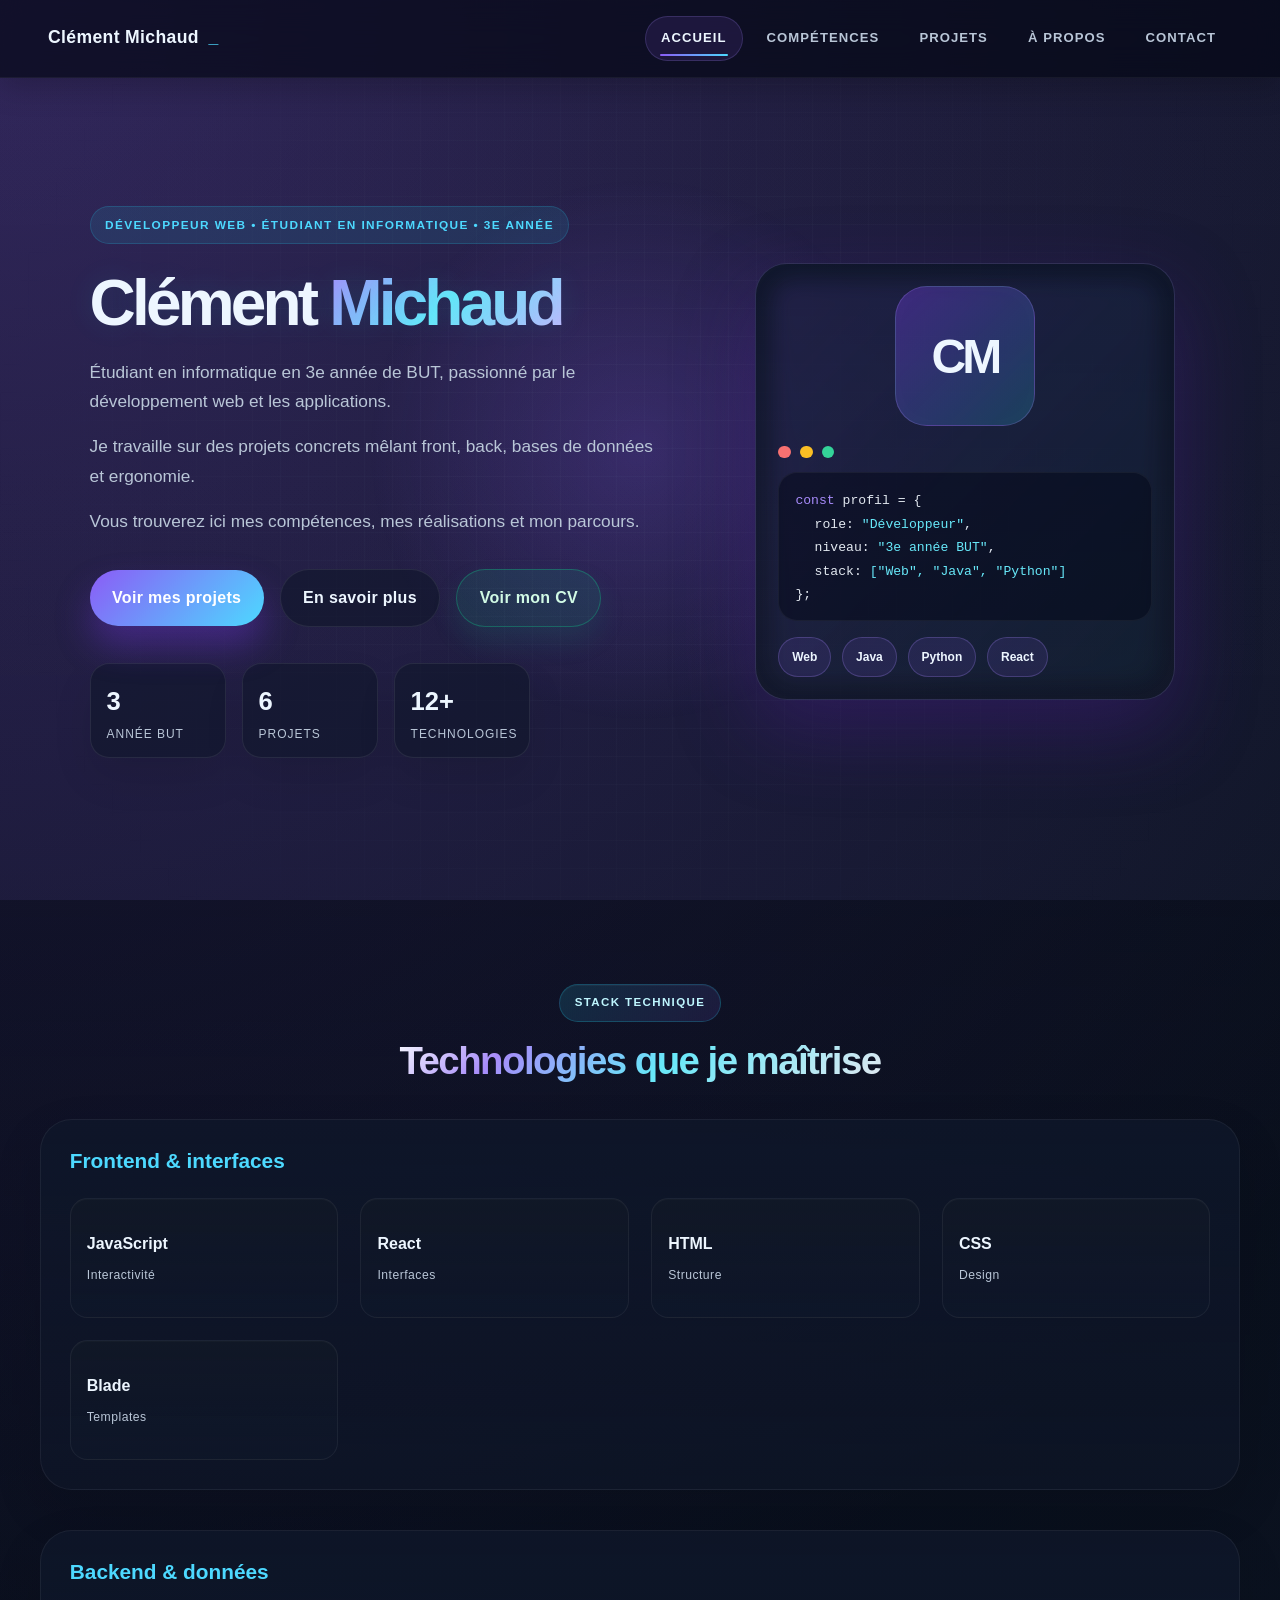
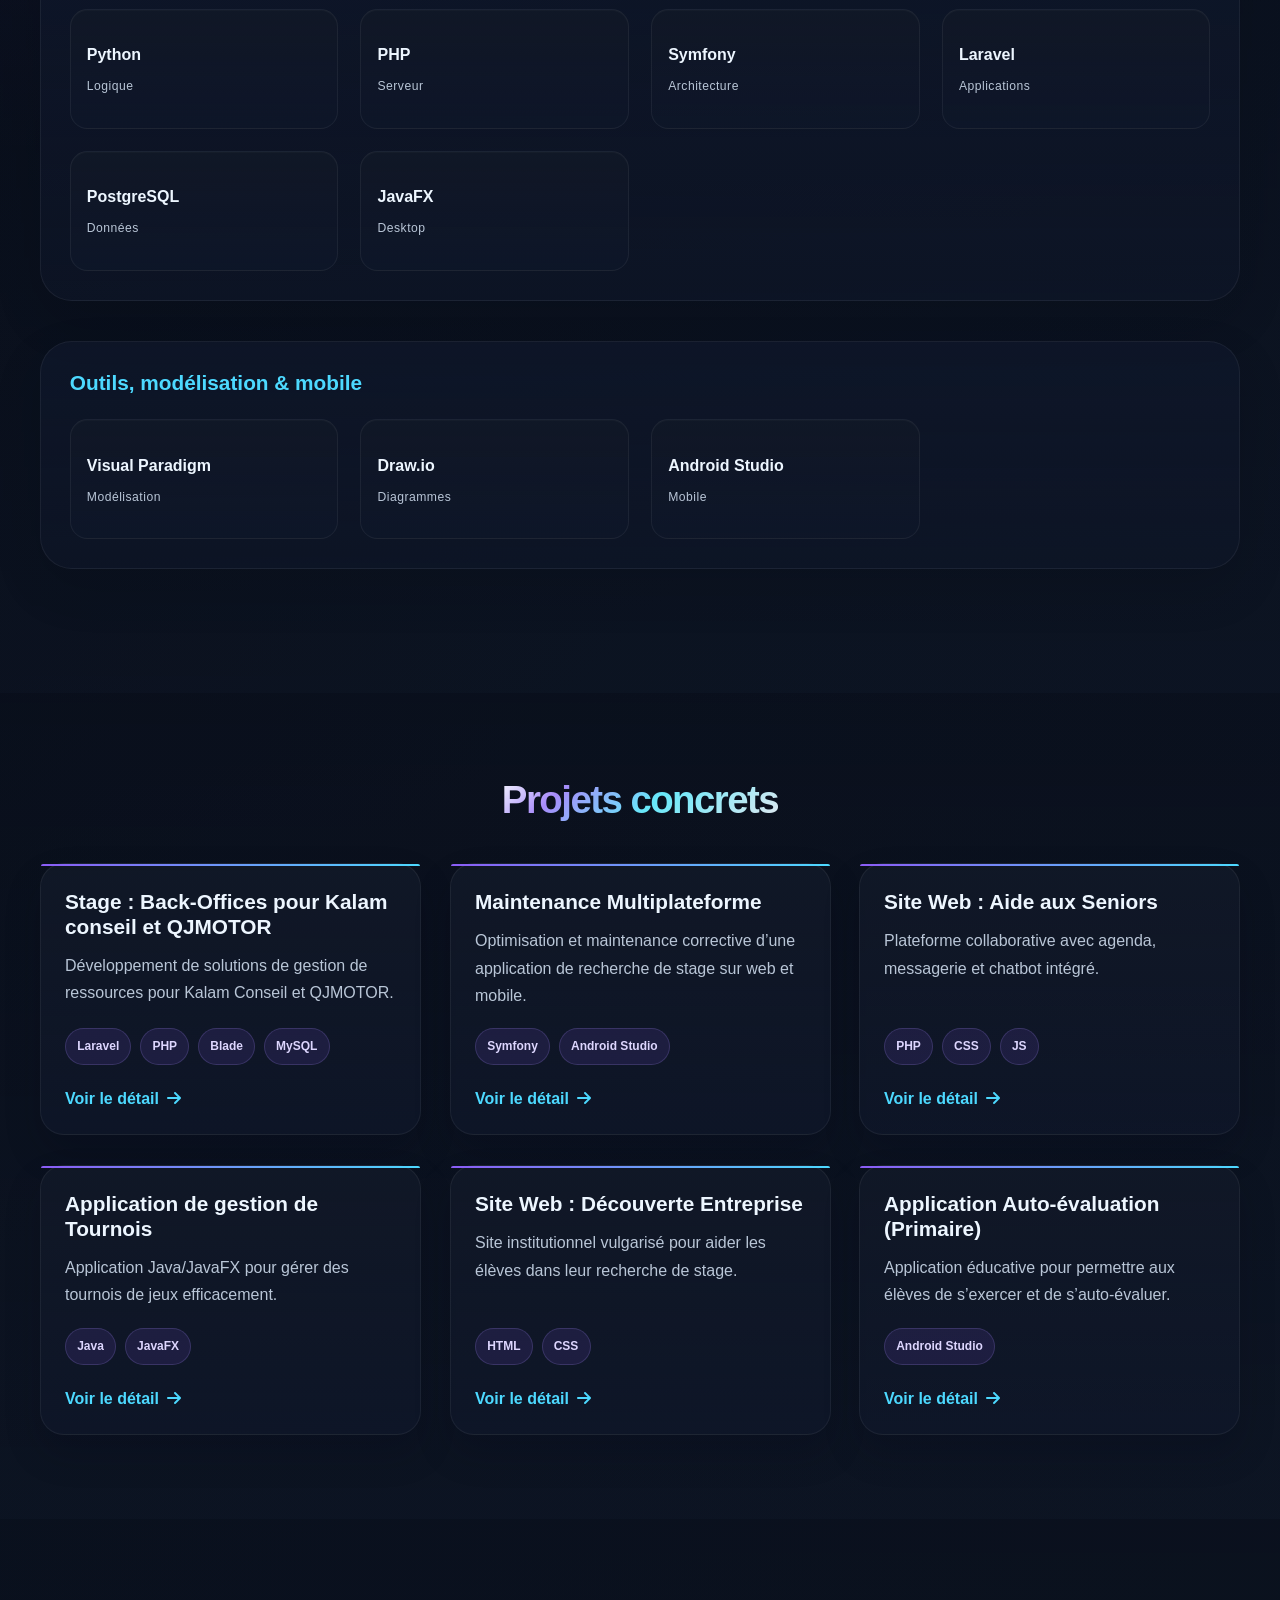
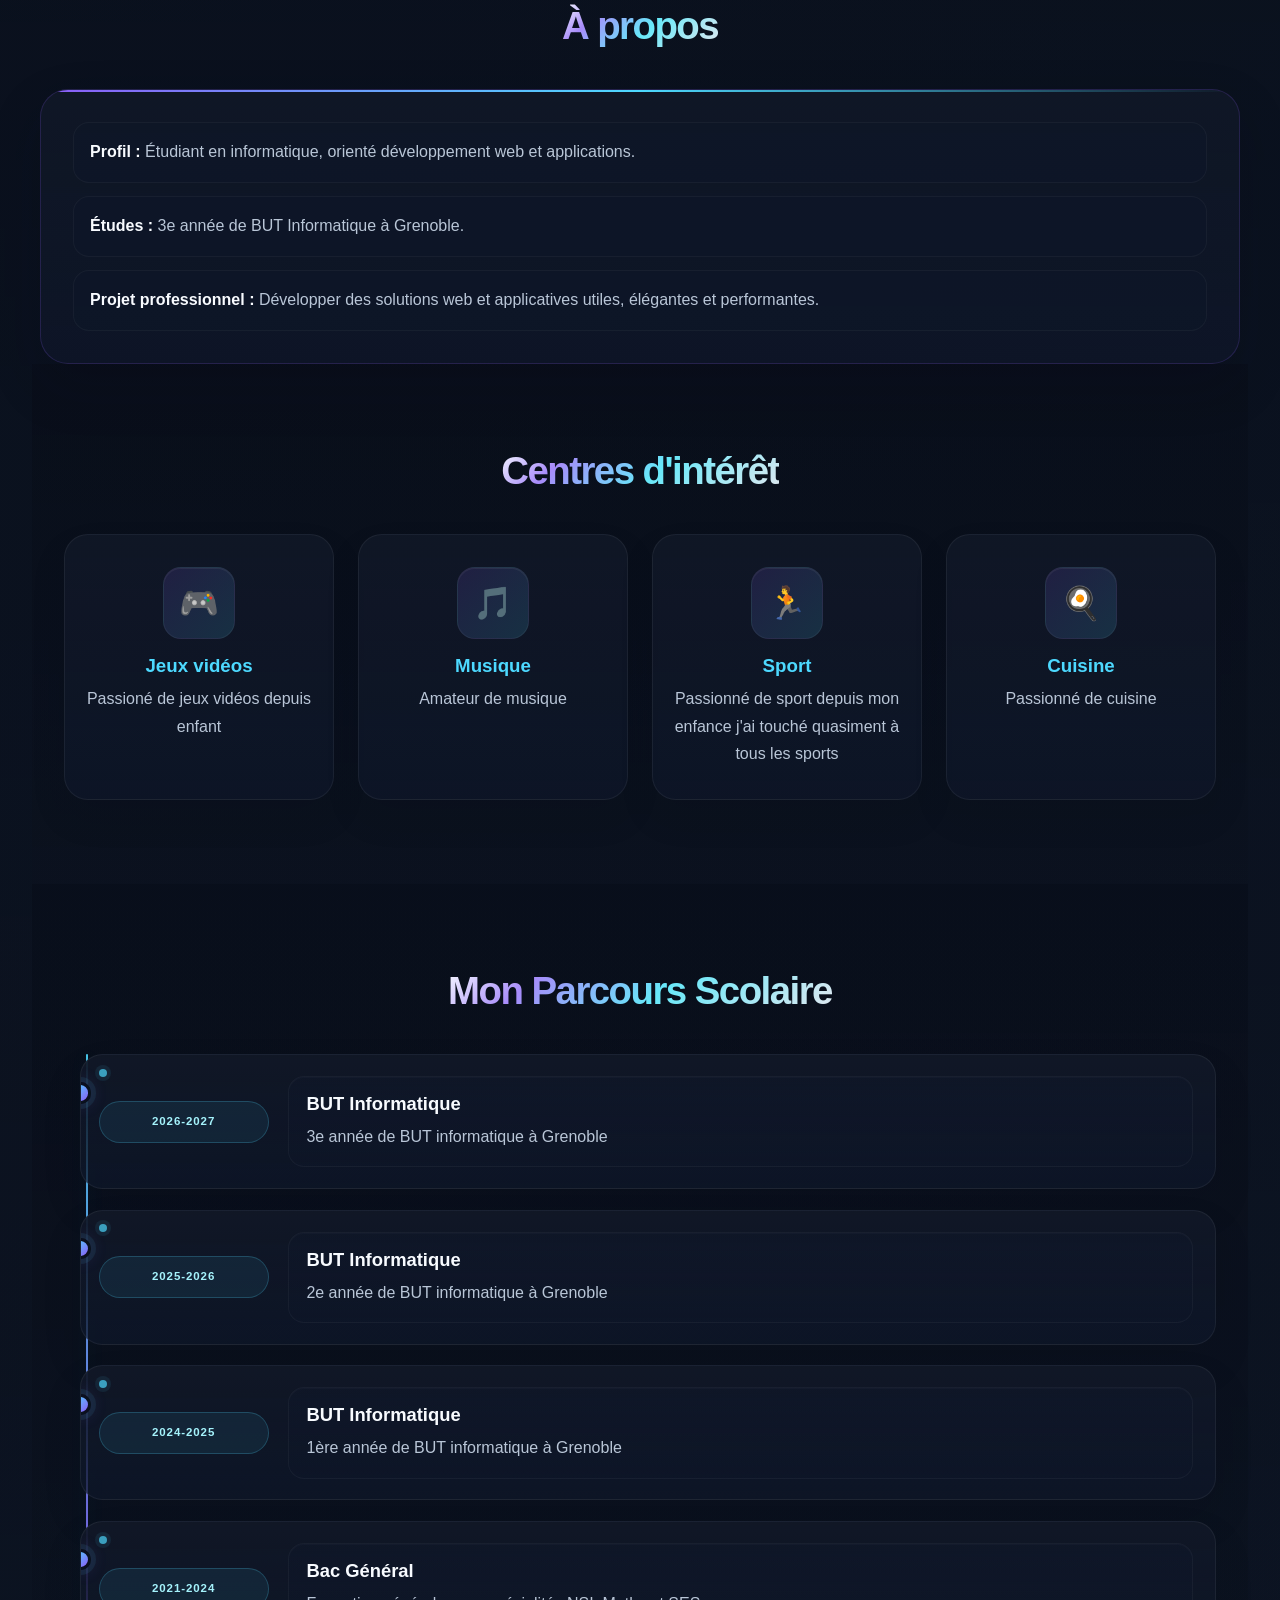
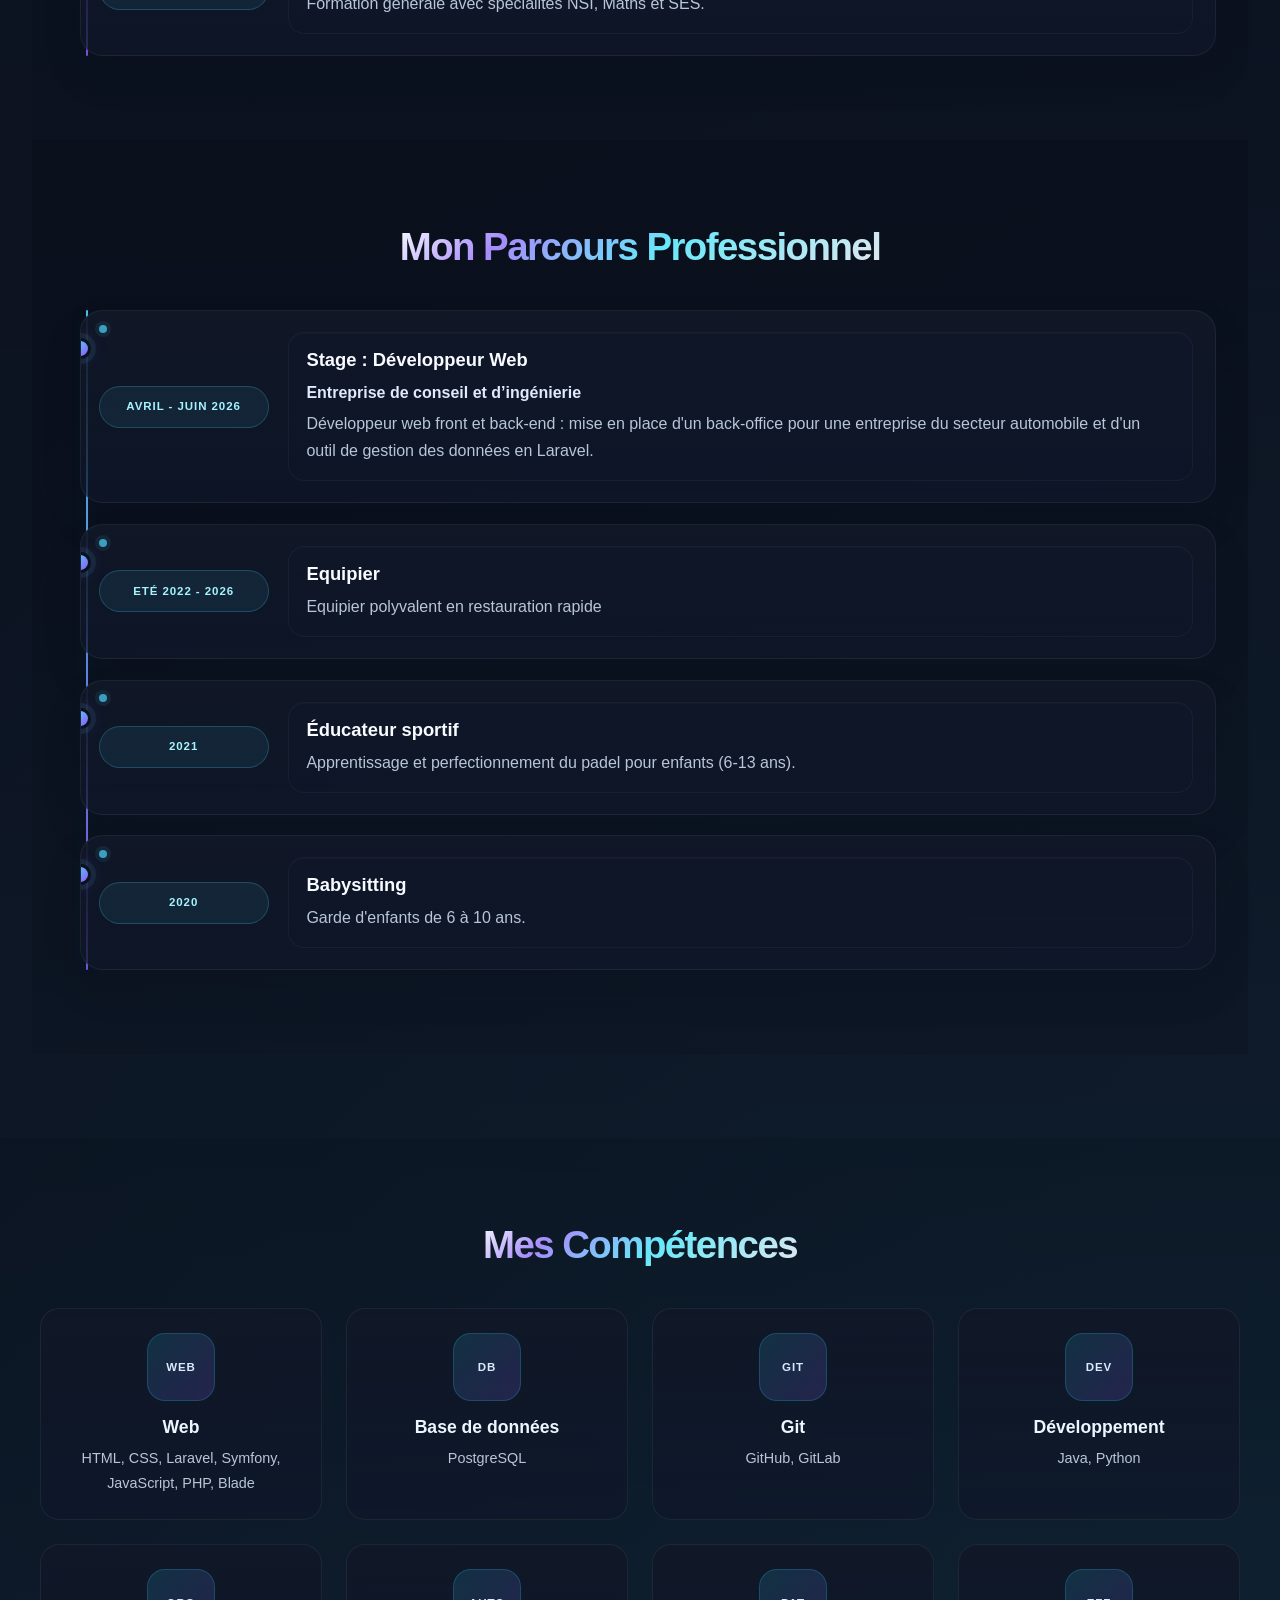
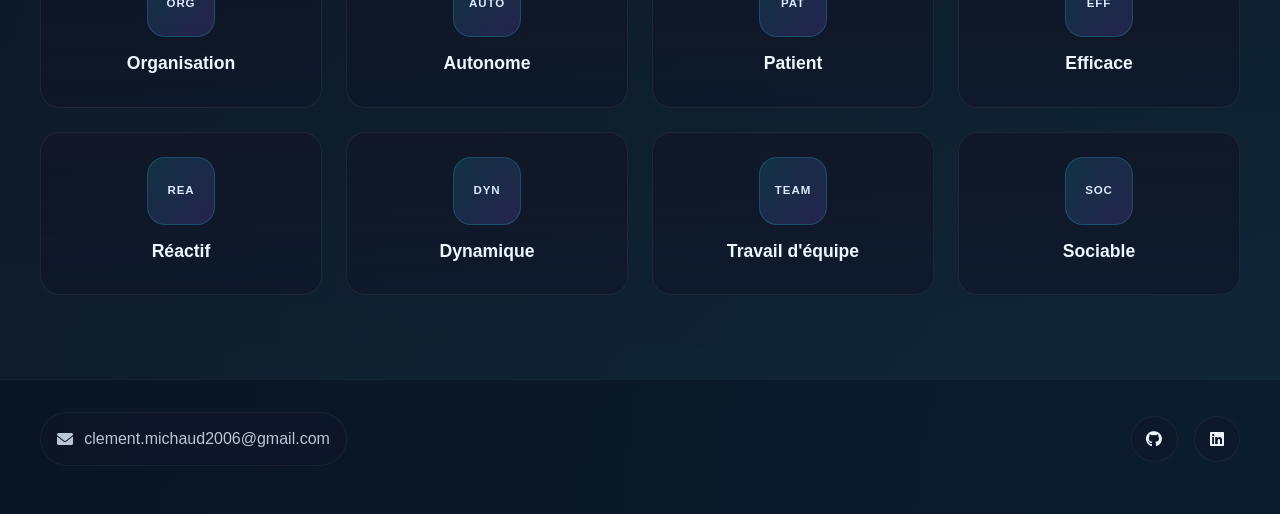
<file: index.html>
<!DOCTYPE html>
<html lang="fr">
<head>
    <meta charset="UTF-8">
    <meta name="viewport" content="width=device-width, initial-scale=1.0">
    <title>Portfolio</title>
    <link rel="stylesheet" href="styles.css">
    <link rel="stylesheet" href="https://cdnjs.cloudflare.com/ajax/libs/font-awesome/6.0.0/css/all.min.css">
</head>
<body>
    <nav class="navbar">
        <div class="nav-brand">
            <span>Clément Michaud</span>
        </div>
        <ul class="nav-links">
            <li><a href="#accueil" class="active">Accueil</a></li>
            <li><a href="#competences">Compétences</a></li>
            <li><a href="#projets">Projets</a></li>
            <li><a href="#a-propos">À propos</a></li>
            <li><a href="#contact">Contact</a></li>
        </ul>
    </nav>

    <section id="accueil" class="hero">
        <div class="hero-content reveal-up">
            <div class="eyebrow">Développeur web • Étudiant en informatique • 3e année</div>
            <h1>Clément <span>Michaud</span></h1>
            <p>Étudiant en informatique en 3e année de BUT, passionné par le développement web et les applications.</p>
            <p>Je travaille sur des projets concrets mêlant front, back, bases de données et ergonomie.</p>
            <p>Vous trouverez ici mes compétences, mes réalisations et mon parcours.</p>

            <div class="hero-actions">
                <a href="#projets" class="primary-btn">Voir mes projets</a>
                <a href="#a-propos" class="secondary-btn">En savoir plus</a>
                <a href="CV Clément Michaud Stage Grenoble.pdf" class="cv-btn" download="CV-Clement-Michaud.pdf" rel="noreferrer">Voir mon CV</a>
            </div>

            <ul class="hero-stats">
                <li>
                    <strong>3e</strong>
                    <span>année BUT</span>
                </li>
                <li>
                    <strong>6</strong>
                    <span>projets</span>
                </li>
                <li>
                    <strong>12+</strong>
                    <span>technologies</span>
                </li>
            </ul>
        </div>

        <div class="hero-visual reveal-up delay-1">
            <div class="glass-card tech-panel">
                <div class="monogram">CM</div>
                <div class="system-header">
                    <span class="dot red"></span>
                    <span class="dot yellow"></span>
                    <span class="dot green"></span>
                </div>
                <div class="code-window">
                    <div class="line"><span class="token tag">const</span> profil = {</div>
                    <div class="line indent">role: <span class="token string">"Développeur"</span>,</div>
                    <div class="line indent">niveau: <span class="token string">"3e année BUT"</span>,</div>
                    <div class="line indent">stack: <span class="token string">["Web", "Java", "Python"]</span></div>
                    <div class="line">};</div>
                </div>
                <div class="profile-badges">
                    <span>Web</span>
                    <span>Java</span>
                    <span>Python</span>
                    <span>React</span>
                </div>
            </div>
        </div>
    </section>

    <section id="competences" class="skills-section">
        <div class="skills-header">
            <p class="section-kicker">Stack technique</p>
            <h2>Technologies que je maîtrise</h2>
        </div>
        <div class="skills-container">
            <div class="skills-category">
                <h3>Frontend & interfaces</h3>
                <div class="skills-grid">
                    <a class="skill-item" href="https://developer.mozilla.org/fr/docs/Web/JavaScript" target="_blank" rel="noreferrer">
                        <span class="skill-name">JavaScript</span>
                        <span class="skill-meta">Interactivité</span>
                    </a>
                    <a class="skill-item" href="https://fr.react.dev/" target="_blank" rel="noreferrer">
                        <span class="skill-name">React</span>
                        <span class="skill-meta">Interfaces</span>
                    </a>
                    <a class="skill-item" href="https://developer.mozilla.org/fr/docs/Web/HTML" target="_blank" rel="noreferrer">
                        <span class="skill-name">HTML</span>
                        <span class="skill-meta">Structure</span>
                    </a>
                    <a class="skill-item" href="https://developer.mozilla.org/fr/docs/Web/CSS" target="_blank" rel="noreferrer">
                        <span class="skill-name">CSS</span>
                        <span class="skill-meta">Design</span>
                    </a>
                    <a class="skill-item" href="https://laravel.com/docs/11.x/blade" target="_blank" rel="noreferrer">
                        <span class="skill-name">Blade</span>
                        <span class="skill-meta">Templates</span>
                    </a>
                </div>
            </div>

            <div class="skills-category">
                <h3>Backend & données</h3>
                <div class="skills-grid">
                    <a class="skill-item" href="https://docs.python.org/3/" target="_blank" rel="noreferrer">
                        <span class="skill-name">Python</span>
                        <span class="skill-meta">Logique</span>
                    </a>
                    <a class="skill-item" href="https://www.php.net/docs.php" target="_blank" rel="noreferrer">
                        <span class="skill-name">PHP</span>
                        <span class="skill-meta">Serveur</span>
                    </a>
                    <a class="skill-item" href="https://symfony.com/doc/current/index.html" target="_blank" rel="noreferrer">
                        <span class="skill-name">Symfony</span>
                        <span class="skill-meta">Architecture</span>
                    </a>
                    <a class="skill-item" href="https://laravel.com/docs" target="_blank" rel="noreferrer">
                        <span class="skill-name">Laravel</span>
                        <span class="skill-meta">Applications</span>
                    </a>
                    <a class="skill-item" href="https://www.postgresql.org/docs/" target="_blank" rel="noreferrer">
                        <span class="skill-name">PostgreSQL</span>
                        <span class="skill-meta">Données</span>
                    </a>
                    <a class="skill-item" href="https://openjfx.io/openjfx-docs/" target="_blank" rel="noreferrer">
                        <span class="skill-name">JavaFX</span>
                        <span class="skill-meta">Desktop</span>
                    </a>
                </div>
            </div>

            <div class="skills-category">
                <h3>Outils, modélisation & mobile</h3>
                <div class="skills-grid">
                    <a class="skill-item" href="https://www.visual-paradigm.com/guide/" target="_blank" rel="noreferrer">
                        <span class="skill-name">Visual Paradigm</span>
                        <span class="skill-meta">Modélisation</span>
                    </a>
                    <a class="skill-item" href="https://www.diagrams.net/doc/" target="_blank" rel="noreferrer">
                        <span class="skill-name">Draw.io</span>
                        <span class="skill-meta">Diagrammes</span>
                    </a>
                    <a class="skill-item" href="https://developer.android.com/studio?hl=fr" target="_blank" rel="noreferrer">
                        <span class="skill-name">Android Studio</span>
                        <span class="skill-meta">Mobile</span>
                    </a>
                </div>
            </div>
        </div>
    </section>

    <section id="projets" class="projects-section">
        <h2>Projets concrets</h2>
        <div class="project-grid">
            <div class="project-card">
                <div class="project-content">
                    <h3>Stage : Back-Offices pour Kalam conseil et QJMOTOR</h3>
                    <p>Développement de solutions de gestion de ressources pour Kalam Conseil et QJMOTOR.</p>
                    <div class="project-tech">
                        <span>Laravel</span>
                        <span>PHP</span>
                        <span>Blade</span>
                        <span>MySQL</span>
                    </div>
                    <a href="projet-stage.html" class="project-link">Voir le détail <i class="fas fa-arrow-right"></i></a>
                </div>
            </div>
            <div class="project-card">
                <div class="project-content">
                    <h3>Maintenance Multiplateforme</h3>
                    <p>Optimisation et maintenance corrective d’une application de recherche de stage sur web et mobile.</p>
                    <div class="project-tech">
                        <span>Symfony</span>
                        <span>Android Studio</span>
                    </div>
                    <a href="projet-maintenance.html" class="project-link">Voir le détail <i class="fas fa-arrow-right"></i></a>
                </div>
            </div>
            <div class="project-card">
                <div class="project-content">
                    <h3>Site Web : Aide aux Seniors</h3>
                    <p>Plateforme collaborative avec agenda, messagerie et chatbot intégré.</p>
                    <div class="project-tech">
                        <span>PHP</span>
                        <span>CSS</span>
                        <span>JS</span>
                    </div>
                    <a href="projet-senior.html" class="project-link">Voir le détail <i class="fas fa-arrow-right"></i></a>
                </div>
            </div>
            <div class="project-card">
                <div class="project-content">
                    <h3>Application de gestion de Tournois</h3>
                    <p>Application Java/JavaFX pour gérer des tournois de jeux efficacement.</p>
                    <div class="project-tech">
                        <span>Java</span>
                        <span>JavaFX</span>
                    </div>
                    <a href="projet-tournoi.html" class="project-link">Voir le détail <i class="fas fa-arrow-right"></i></a>
                </div>
            </div>
            <div class="project-card">
                <div class="project-content">
                    <h3>Site Web : Découverte Entreprise</h3>
                    <p>Site institutionnel vulgarisé pour aider les élèves dans leur recherche de stage.</p>
                    <div class="project-tech">
                        <span>HTML</span>
                        <span>CSS</span>
                    </div>
                    <a href="projet-vulgarisation.html" class="project-link">Voir le détail <i class="fas fa-arrow-right"></i></a>
                </div>
            </div>
            <div class="project-card">
                <div class="project-content">
                    <h3>Application Auto-évaluation (Primaire)</h3>
                    <p>Application éducative pour permettre aux élèves de s’exercer et de s’auto-évaluer.</p>
                    <div class="project-tech">
                        <span>Android Studio</span>
                    </div>
                    <a href="projet-ecole.html" class="project-link">Voir le détail <i class="fas fa-arrow-right"></i></a>
                </div>
            </div>
        </div>
    </section>

    <section id="a-propos" class="about-me-section">
        <h2>À propos</h2>
        <div class="about-container">
            <div class="about-content">
                <p><strong>Profil :</strong> Étudiant en informatique, orienté développement web et applications.</p>
                <p><strong>Études :</strong> 3e année de BUT Informatique à Grenoble.</p>
                <p><strong>Projet professionnel :</strong> Développer des solutions web et applicatives utiles, élégantes et performantes.</p>
            </div>
        </div>

        <div class="interests-section">
            <h2>Centres d'intérêt</h2>
            <div class="interests-grid">
                <div class="interest-item">
                    <div class="interest-icon">🎮</div>
                    <h3>Jeux vidéos</h3>
                    <p>Passioné de jeux vidéos depuis enfant</p>
                </div>
                <div class="interest-item">
                    <div class="interest-icon">🎵</div>
                    <h3>Musique</h3>
                    <p>Amateur de musique</p>
                </div>
                <div class="interest-item">
                    <div class="interest-icon">🏃</div>
                    <h3>Sport</h3>
                    <p>Passionné de sport depuis mon enfance j'ai touché quasiment à tous les sports</p>
                </div>
                <div class="interest-item">
                    <div class="interest-icon">🍳</div>
                    <h3>Cuisine</h3>
                    <p>Passionné de cuisine</p>
                </div>
            </div>
        </div>

        <div class="parcours-section">
            <h2>Mon Parcours Scolaire</h2>
            <div class="timeline-container">
                <div class="timeline-item">
                    <div class="timeline-date">2026-2027</div>
                    <div class="timeline-content">
                        <h3>BUT Informatique</h3>
                        <p>3e année de BUT informatique à Grenoble</p>
                    </div>
                </div>
                <div class="timeline-item">
                    <div class="timeline-date">2025-2026</div>
                    <div class="timeline-content">
                        <h3>BUT Informatique</h3>
                        <p>2e année de BUT informatique à Grenoble</p>
                    </div>
                </div>
                <div class="timeline-item">
                    <div class="timeline-date">2024-2025</div>
                    <div class="timeline-content">
                        <h3>BUT Informatique</h3>
                        <p>1ère année de BUT informatique à Grenoble</p>
                    </div>
                </div>
                <div class="timeline-item">
                    <div class="timeline-date">2021-2024</div>
                    <div class="timeline-content">
                        <h3>Bac Général</h3>
                        <p>Formation générale avec spécialités NSI, Maths et SES.</p>
                    </div>
                </div>
            </div>
        </div>

        <div class="parcours-section">
            <h2>Mon Parcours Professionnel</h2>
            <div class="timeline-container">
                <div class="timeline-item">
                    <div class="timeline-date">Avril - Juin 2026</div>
                    <div class="timeline-content">
                        <h3>Stage : Développeur Web</h3>
                        <p><strong>Entreprise de conseil et d’ingénierie</strong></p>
                        <p>Développeur web front et back-end : mise en place d'un back-office pour une entreprise du secteur automobile et d'un outil de gestion des données en Laravel.</p>
                    </div>
                </div>
                <div class="timeline-item">
                    <div class="timeline-date">Eté 2022 - 2026</div>
                    <div class="timeline-content">
                        <h3>Equipier</h3>
                        <p>Equipier polyvalent en restauration rapide</p>
                    </div>
                </div>
                <div class="timeline-item">
                    <div class="timeline-date">2021</div>
                    <div class="timeline-content">
                        <h3>Éducateur sportif</h3>
                        <p>Apprentissage et perfectionnement du padel pour enfants (6-13 ans).</p>
                    </div>
                </div>
                <div class="timeline-item">
                    <div class="timeline-date">2020</div>
                    <div class="timeline-content">
                        <h3>Babysitting</h3>
                        <p>Garde d'enfants de 6 à 10 ans.</p>
                    </div>
                </div>
            </div>
        </div>
    </section>

    <section class="competences-section" id="competences-secondaire">
        <h2>Mes Compétences</h2>
        <div class="competences-grid">
            <div class="competence-item">
                <div class="competence-icon">WEB</div>
                <h3>Web</h3>
                <p>HTML, CSS, Laravel, Symfony, JavaScript, PHP, Blade</p>
            </div>
            <div class="competence-item">
                <div class="competence-icon">DB</div>
                <h3>Base de données</h3>
                <p>PostgreSQL</p>
            </div>
            <div class="competence-item">
                <div class="competence-icon">GIT</div>
                <h3>Git</h3>
                <p>GitHub, GitLab</p>
            </div>
            <div class="competence-item">
                <div class="competence-icon">DEV</div>
                <h3>Développement</h3>
                <p>Java, Python</p>
            </div>
            <div class="competence-item">
                <div class="competence-icon">ORG</div>
                <h3>Organisation</h3>
            </div>
            <div class="competence-item">
                <div class="competence-icon">AUTO</div>
                <h3>Autonome</h3>
            </div>
            <div class="competence-item">
                <div class="competence-icon">PAT</div>
                <h3>Patient</h3>
            </div>
            <div class="competence-item">
                <div class="competence-icon">EFF</div>
                <h3>Efficace</h3>
            </div>
            <div class="competence-item">
                <div class="competence-icon">REA</div>
                <h3>Réactif</h3>
            </div>
            <div class="competence-item">
                <div class="competence-icon">DYN</div>
                <h3>Dynamique</h3>
            </div>
            <div class="competence-item">
                <div class="competence-icon">TEAM</div>
                <h3>Travail d'équipe</h3>
            </div>
            <div class="competence-item">
                <div class="competence-icon">SOC</div>
                <h3>Sociable</h3>
            </div>
        </div>
    </section>

    <footer id="contact">
        <div class="footer-content">
            <div class="contact-info">
                <a href="mailto:clement.michaud2006@gmail.com" class="contact-link" title="Cliquer pour copier l'e-mail">
                    <i class="fas fa-envelope"></i>
                    <span>clement.michaud2006@gmail.com</span>
                </a>
            </div>
            <div class="social-links">
                <a href="https://github.com/Clementmd13600" target="_blank">
                    <i class="fab fa-github"></i>
                </a>
                <a href="https://www.linkedin.com/in/cl%C3%A9ment-michaud-70b912414/" target="_blank">
                    <i class="fab fa-linkedin"></i>
                </a>
            </div>
        </div>
    </footer>

    <script>
        document.addEventListener('DOMContentLoaded', () => {
            const reduceMotion = window.matchMedia('(prefers-reduced-motion: reduce)').matches;

            const revealItems = document.querySelectorAll('.reveal-up, .skills-category, .project-card, .interest-item, .timeline-item, .competence-item');
            const revealObserver = new IntersectionObserver((entries) => {
                entries.forEach((entry) => {
                    if (entry.isIntersecting) {
                        entry.target.classList.add('is-visible');
                        revealObserver.unobserve(entry.target);
                    }
                });
            }, { threshold: 0.15, rootMargin: '0px 0px -30px 0px' });

            revealItems.forEach((item, index) => {
                if (!reduceMotion) {
                    item.style.transitionDelay = `${index * 80}ms`;
                }
                revealObserver.observe(item);
            });

            const heroVisual = document.querySelector('.tech-panel');
            if (heroVisual && !reduceMotion) {
                heroVisual.addEventListener('pointermove', (event) => {
                    const rect = heroVisual.getBoundingClientRect();
                    const x = (event.clientX - rect.left) / rect.width;
                    const y = (event.clientY - rect.top) / rect.height;
                    const rotateY = (x - 0.5) * 16;
                    const rotateX = (0.5 - y) * 16;
                    heroVisual.style.transform = `perspective(1000px) rotateX(${rotateX}deg) rotateY(${rotateY}deg) translateY(-6px)`;
                });

                heroVisual.addEventListener('pointerleave', () => {
                    heroVisual.style.transform = 'perspective(1000px) rotateX(0deg) rotateY(0deg) translateY(0px)';
                });
            }

            const mailLink = document.querySelector('.contact-link');
            if (mailLink) {
                const mailText = mailLink.querySelector('span');
                const originalText = mailText ? mailText.textContent.trim() : 'clement.michaud2006@gmail.com';

                mailLink.addEventListener('click', async (event) => {
                    event.preventDefault();
                    const email = originalText;

                    try {
                        if (navigator.clipboard && window.isSecureContext) {
                            await navigator.clipboard.writeText(email);
                        } else {
                            const tempInput = document.createElement('textarea');
                            tempInput.value = email;
                            tempInput.setAttribute('readonly', '');
                            tempInput.style.position = 'fixed';
                            tempInput.style.opacity = '0';
                            document.body.appendChild(tempInput);
                            tempInput.select();
                            document.execCommand('copy');
                            document.body.removeChild(tempInput);
                        }

                        if (mailText) {
                            mailText.textContent = 'E-mail copié !';
                            mailLink.classList.add('copied');
                            setTimeout(() => {
                                mailText.textContent = originalText;
                                mailLink.classList.remove('copied');
                            }, 1500);
                        }
                    } catch (error) {
                        window.location.href = `mailto:${email}`;
                    }
                });
            }

            const navLinks = document.querySelectorAll('.nav-links a');
            const sections = [...document.querySelectorAll('section[id], footer[id]')];
            const sectionTitles = {
                accueil: 'Accueil',
                competences: 'Compétences',
                projets: 'Projets',
                'a-propos': 'À propos',
                contact: 'Contact'
            };

            const updateDocumentTitle = (id) => {
                const label = sectionTitles[id] || 'Portfolio';
                document.title = label;
            };

            const setActiveLink = () => {
                const scrollPosition = window.scrollY + 180;
                let activeId = 'accueil';

                sections.forEach((section) => {
                    if (section.offsetTop <= scrollPosition) {
                        activeId = section.id;
                    }
                });

                navLinks.forEach((link) => {
                    const isActive = link.getAttribute('href') === `#${activeId}`;
                    link.classList.toggle('active', isActive);
                });

                updateDocumentTitle(activeId);
            };

            navLinks.forEach((link) => {
                link.addEventListener('click', (event) => {
                    event.preventDefault();

                    const targetId = link.getAttribute('href')?.replace('#', '');
                    const targetSection = document.getElementById(targetId);

                    if (targetSection) {
                        targetSection.scrollIntoView({ behavior: reduceMotion ? 'auto' : 'smooth', block: 'start' });
                    }

                    history.replaceState(null, '', window.location.pathname);
                    setActiveLink();
                });
            });

            window.addEventListener('scroll', setActiveLink, { passive: true });
            setActiveLink();

            const statNumbers = document.querySelectorAll('.hero-stats strong');
            statNumbers.forEach((stat) => {
                const value = stat.textContent.trim();
                const numericValue = parseInt(value, 10);
                if (Number.isNaN(numericValue)) return;

                const suffix = value.includes('+') ? '+' : (value.includes('%') ? '%' : '');
                let current = 0;
                const duration = 1100;
                const start = performance.now();

                const tick = (now) => {
                    const progress = Math.min((now - start) / duration, 1);
                    current = Math.round(progress * numericValue);
                    stat.textContent = `${current}${suffix}`;
                    if (progress < 1) requestAnimationFrame(tick);
                };

                if (!reduceMotion) {
                    requestAnimationFrame(tick);
                } else {
                    stat.textContent = value;
                }
            });
        });
    </script>
</body>
</html>
</file>
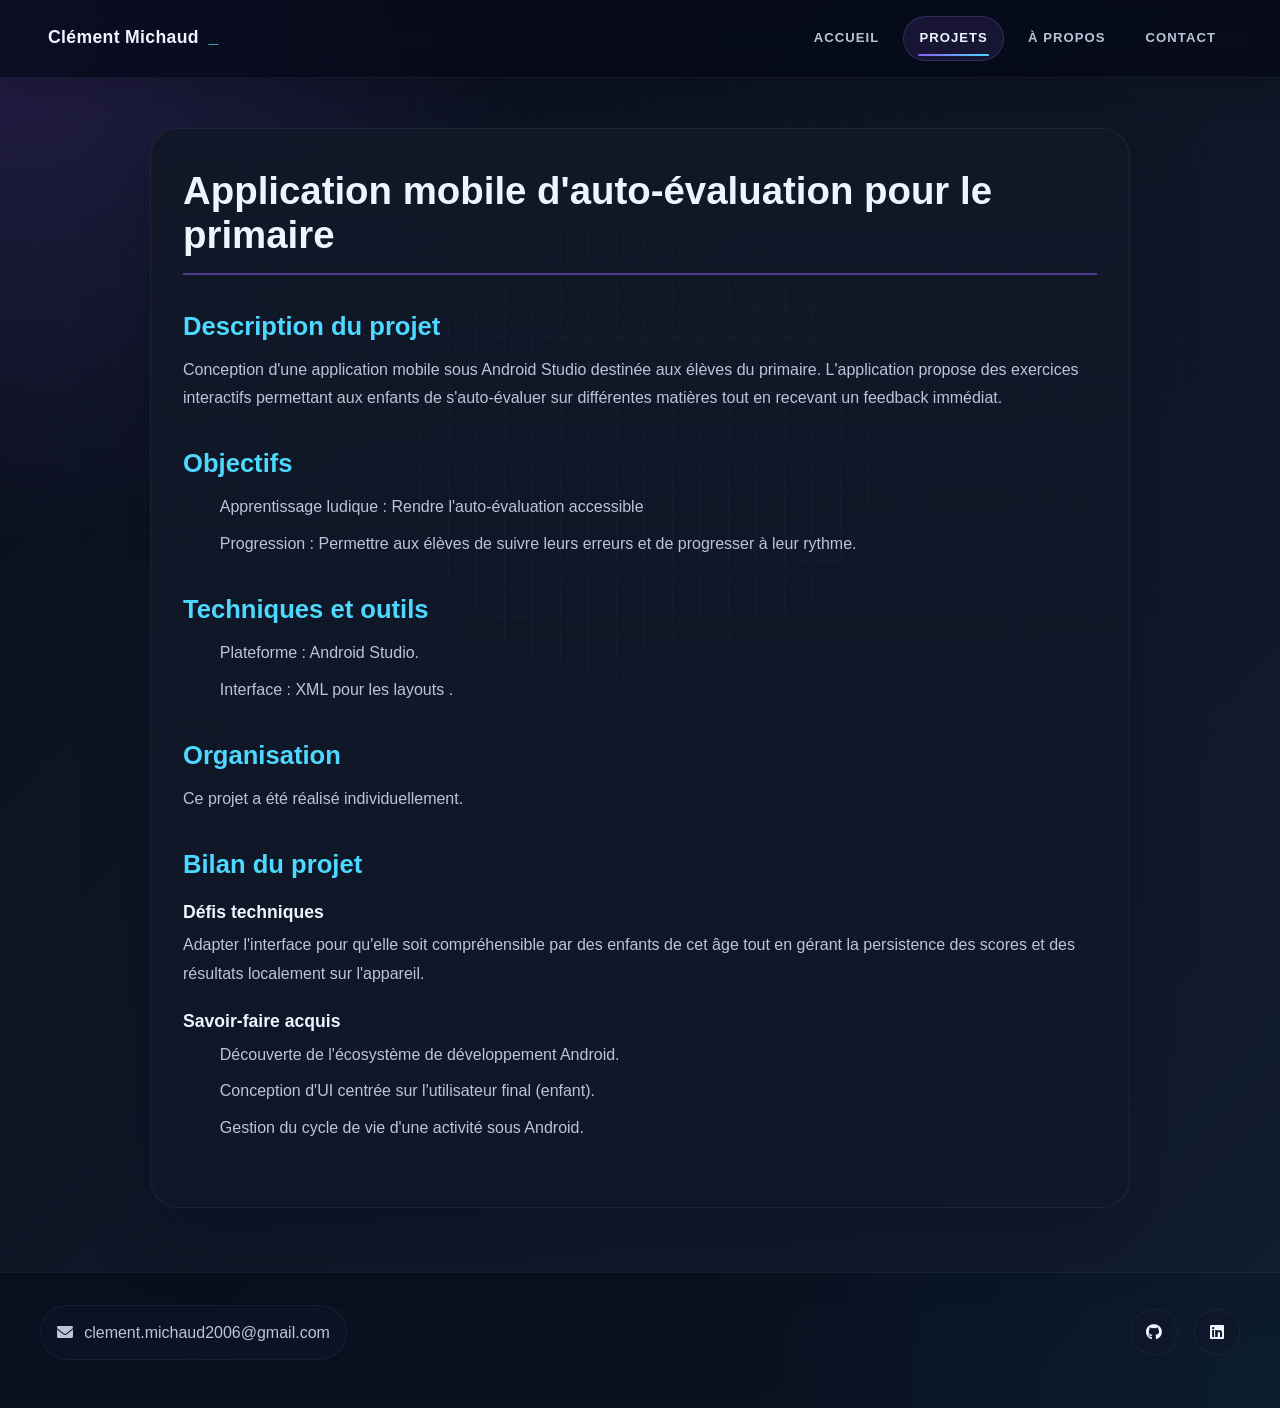
<file: projet-ecole.html>
<!DOCTYPE html>
<html lang="fr">
<head>
    <meta charset="UTF-8">
    <meta name="viewport" content="width=device-width, initial-scale=1.0">
    <title>Projet Appli Primaire - Portfolio Clément Michaud</title>
    <link rel="stylesheet" href="styles.css">
    <link rel="stylesheet" href="https://cdnjs.cloudflare.com/ajax/libs/font-awesome/6.0.0/css/all.min.css">
</head>
<body>

    <nav class="navbar">
        <div class="nav-brand"><span>Clément Michaud</span></div>
        <ul class="nav-links">
            <li><a href="index.html">Accueil</a></li>
            <li><a href="index.html#projets" class="active">Projets</a></li>
            <li><a href="index.html#a-propos">À propos</a></li>
            <li><a href="index.html#contact">Contact</a></li>
        </ul>
    </nav>

    <section class="project-detail-main">
        <div class="project-detail-wrapper">
            <h1 class="project-detail-title">Application mobile d'auto-évaluation pour le primaire</h1>
            
            <h2 class="project-section-title">Description du projet</h2>
            <p class="project-text">Conception d'une application mobile sous Android Studio destinée aux élèves du primaire. L'application propose des exercices interactifs permettant aux enfants de s'auto-évaluer sur différentes matières tout en recevant un feedback immédiat.</p>
            
            <h2 class="project-section-title">Objectifs</h2>
            <ul class="project-list">
                <li>Apprentissage ludique : Rendre l'auto-évaluation accessible</li>
                <li>Progression : Permettre aux élèves de suivre leurs erreurs et de progresser à leur rythme.</li>
            </ul>

            <h2 class="project-section-title">Techniques et outils</h2>
            <ul class="project-list">
                <li>Plateforme : Android Studio.</li>
                <li>Interface : XML pour les layouts .</li>
            </ul>

            <h2 class="project-section-title">Organisation</h2>
            <p class="project-text">Ce projet a été réalisé individuellement.</p>

            <h2 class="project-section-title">Bilan du projet</h2>
            <h3 class="project-sub-title">Défis techniques</h3>
            <p class="project-text">Adapter l'interface pour qu'elle soit compréhensible par des enfants de cet âge tout en gérant la persistence des scores et des résultats localement sur l'appareil.</p>
            
            <h3 class="project-sub-title">Savoir-faire acquis</h3>
            <ul class="project-list">
                <li>Découverte de l'écosystème de développement Android.</li>
                <li>Conception d'UI centrée sur l'utilisateur final (enfant).</li>
                <li>Gestion du cycle de vie d'une activité sous Android.</li>
            </ul>
        </div>
    </section>

    <footer>
        <div class="footer-content">
            <div class="contact-info">
                <a href="mailto:clement.michaud2006@gmail.com" class="contact-link">
                    <i class="fas fa-envelope"></i>
                    <span>clement.michaud2006@gmail.com</span>
                </a>
            </div>
            <div class="social-links">
                <a href="https://github.com/Clementmd13600" target="_blank" rel="noreferrer">
                    <i class="fab fa-github"></i>
                </a>
                <a href="https://www.linkedin.com/in/cl%C3%A9ment-michaud-70b912414/" target="_blank" rel="noreferrer">
                    <i class="fab fa-linkedin"></i>
                </a>
            </div>
        </div>
    </footer>
</body>
</html>
</file>
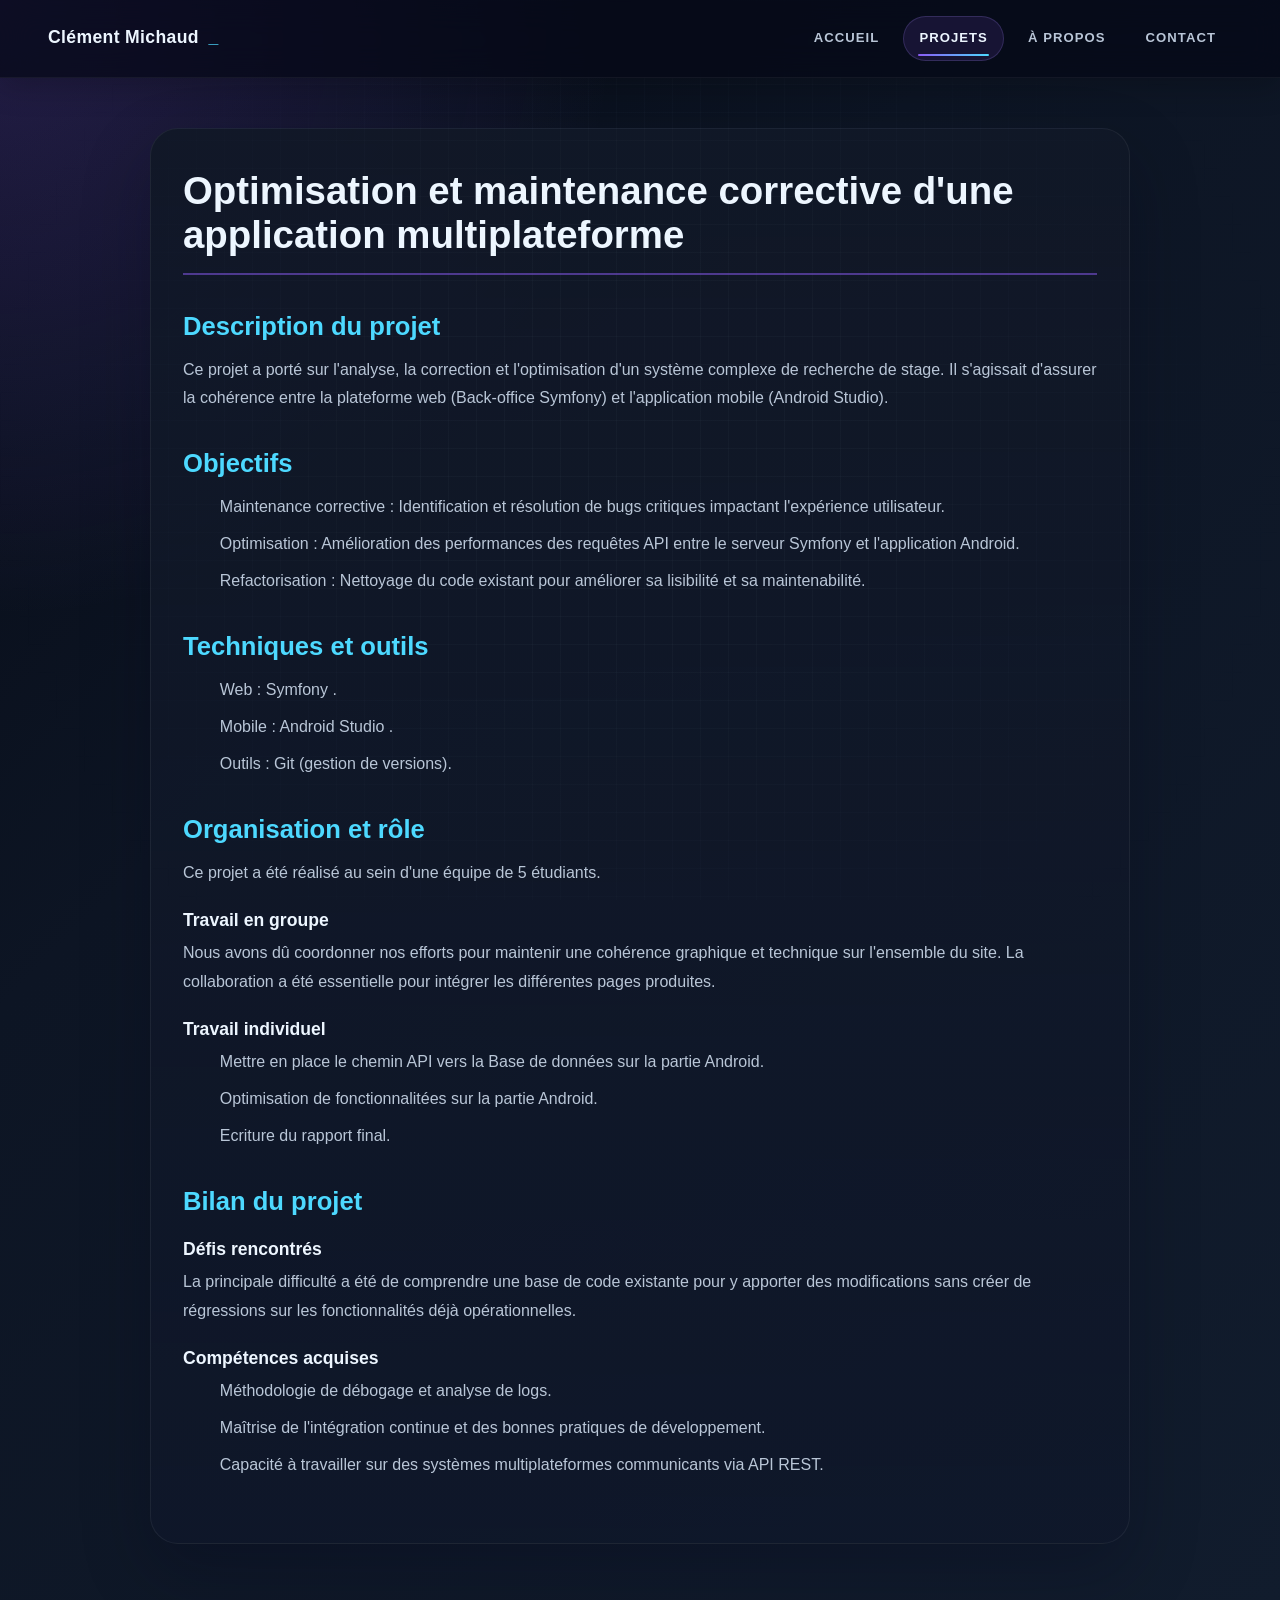
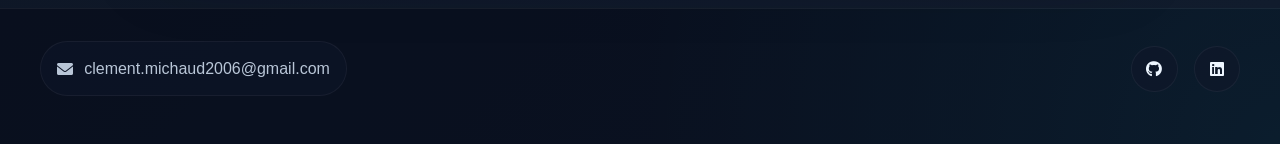
<file: projet-maintenance.html>
<!DOCTYPE html>
<html lang="fr">
<head>
    <meta charset="UTF-8">
    <meta name="viewport" content="width=device-width, initial-scale=1.0">
    <title>Projet Maintenance - Portfolio Clément Michaud</title>
    <link rel="stylesheet" href="styles.css">
    <link rel="stylesheet" href="https://cdnjs.cloudflare.com/ajax/libs/font-awesome/6.0.0/css/all.min.css">
</head>
<body>

    <nav class="navbar">
        <div class="nav-brand"><span>Clément Michaud</span></div>
        <ul class="nav-links">
            <li><a href="index.html">Accueil</a></li>
            <li><a href="index.html#projets" class="active">Projets</a></li>
            <li><a href="index.html#a-propos">À propos</a></li>
            <li><a href="index.html#contact">Contact</a></li>
        </ul>
    </nav>

    <section class="project-detail-main">
        <div class="project-detail-wrapper">
            <h1 class="project-detail-title">Optimisation et maintenance corrective d'une application multiplateforme</h1>
            
            <h2 class="project-section-title">Description du projet</h2>
            <p class="project-text">Ce projet a porté sur l'analyse, la correction et l'optimisation d'un système complexe de recherche de stage. Il s'agissait d'assurer la cohérence entre la plateforme web (Back-office Symfony) et l'application mobile (Android Studio).</p>
            
            <h2 class="project-section-title">Objectifs</h2>
            <ul class="project-list">
                <li>Maintenance corrective : Identification et résolution de bugs critiques impactant l'expérience utilisateur.</li>
                <li>Optimisation : Amélioration des performances des requêtes API entre le serveur Symfony et l'application Android.</li>
                <li>Refactorisation : Nettoyage du code existant pour améliorer sa lisibilité et sa maintenabilité.</li>
            </ul>

            <h2 class="project-section-title">Techniques et outils</h2>
            <ul class="project-list">
                <li>Web : Symfony .</li>
                <li>Mobile : Android Studio .</li>
                <li>Outils : Git (gestion de versions).</li>
            </ul>

            <h2 class="project-section-title">Organisation et rôle</h2>
            <p class="project-text">Ce projet a été réalisé au sein d'une équipe de 5 étudiants.</p>
            <h3 class="project-sub-title">Travail en groupe</h3>
            <p class="project-text">Nous avons dû coordonner nos efforts pour maintenir une cohérence graphique et technique sur l'ensemble du site. La collaboration a été essentielle pour intégrer les différentes pages produites.</p>
            <h3 class="project-sub-title">Travail individuel</h3>
            <ul class="project-list">
                <li>Mettre en place le chemin API vers la Base de données sur la partie Android.</li>
                <li>Optimisation de fonctionnalitées sur la partie Android.</li>
                <li>Ecriture du rapport final.</li>
            </ul>

            <h2 class="project-section-title">Bilan du projet</h2>
            <h3 class="project-sub-title">Défis rencontrés</h3>
            <p class="project-text">La principale difficulté a été de comprendre une base de code existante pour y apporter des modifications sans créer de régressions sur les fonctionnalités déjà opérationnelles.</p>
            
            <h3 class="project-sub-title">Compétences acquises</h3>
            <ul class="project-list">
                <li>Méthodologie de débogage et analyse de logs.</li>
                <li>Maîtrise de l'intégration continue et des bonnes pratiques de développement.</li>
                <li>Capacité à travailler sur des systèmes multiplateformes communicants via API REST.</li>
            </ul>
        </div>
    </section>

    <footer>
        <div class="footer-content">
            <div class="contact-info">
                <a href="mailto:clement.michaud2006@gmail.com" class="contact-link">
                    <i class="fas fa-envelope"></i>
                    <span>clement.michaud2006@gmail.com</span>
                </a>
            </div>
            <div class="social-links">
                <a href="https://github.com/Clementmd13600" target="_blank" rel="noreferrer">
                    <i class="fab fa-github"></i>
                </a>
                <a href="https://www.linkedin.com/in/cl%C3%A9ment-michaud-70b912414/" target="_blank" rel="noreferrer">
                    <i class="fab fa-linkedin"></i>
                </a>
            </div>
        </div>
    </footer>
</body>
</html>
</file>
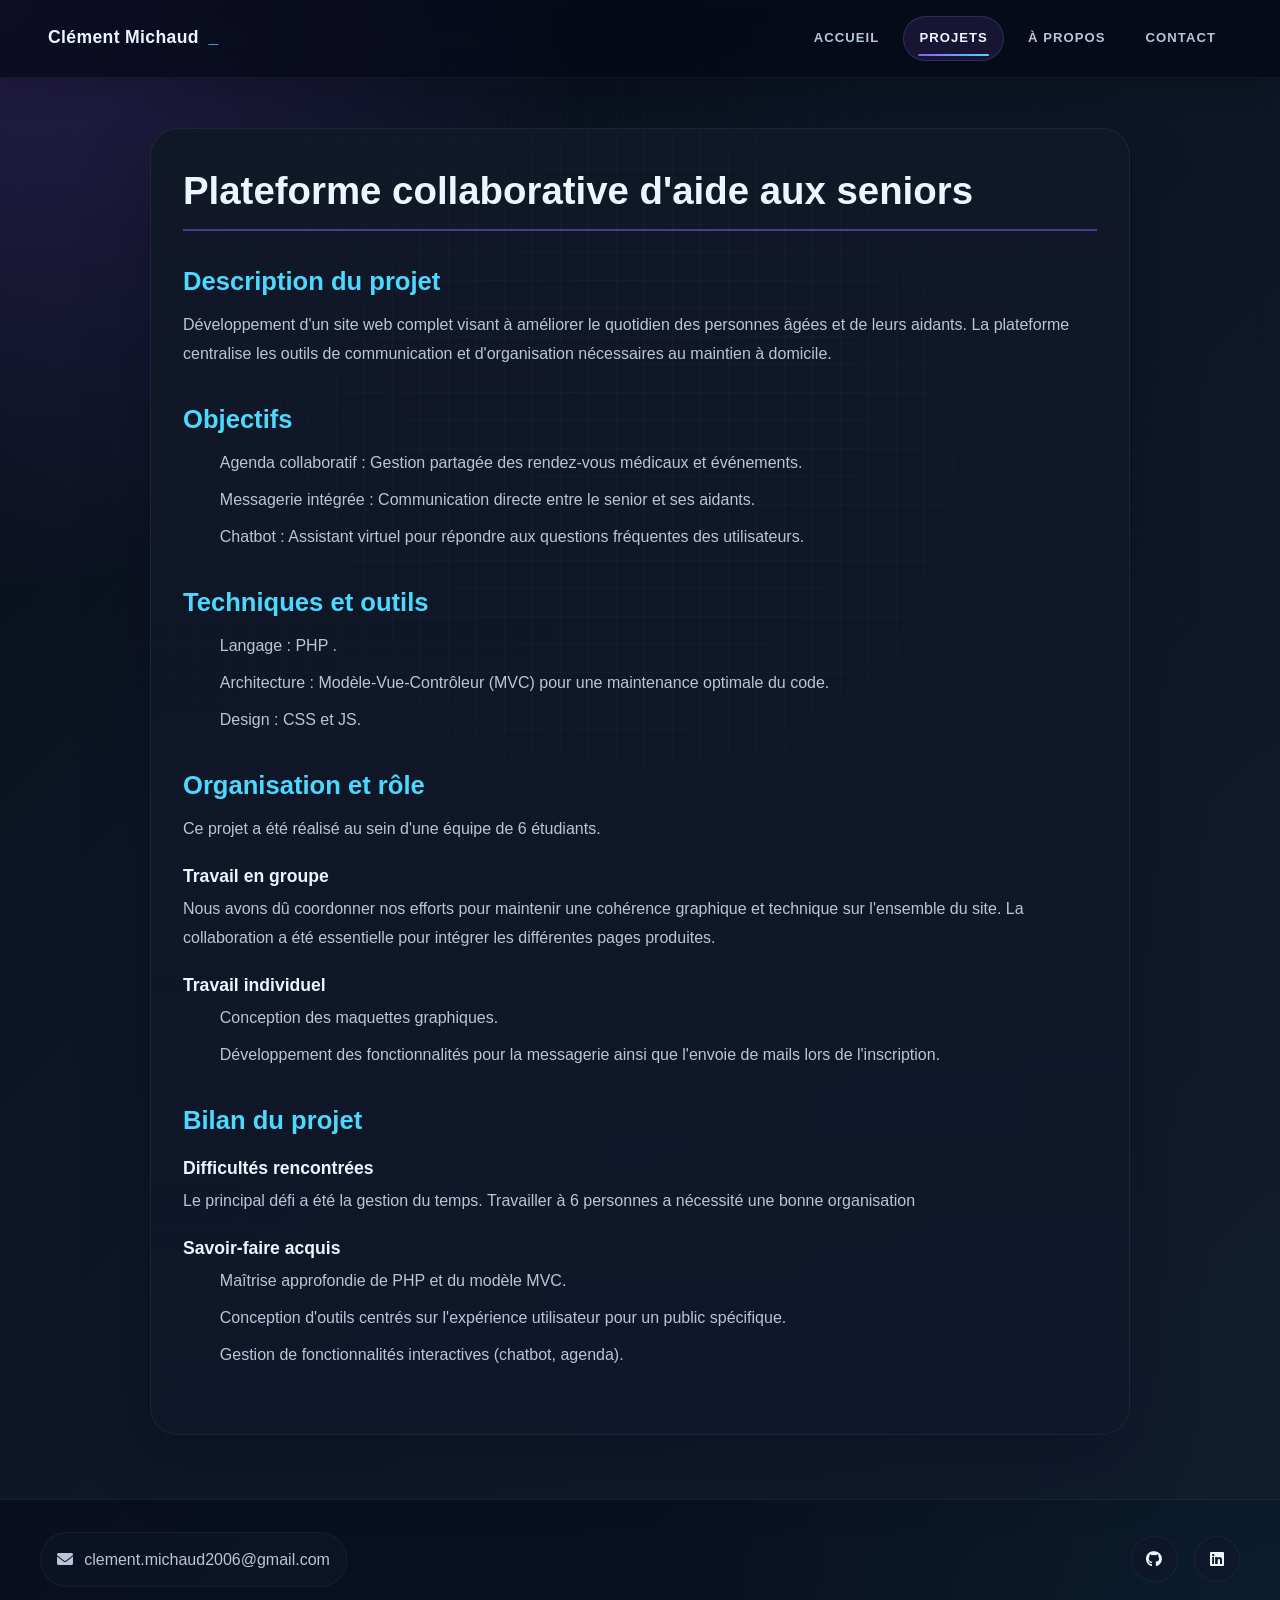
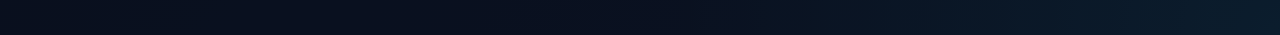
<file: projet-senior.html>
<!DOCTYPE html>
<html lang="fr">
<head>
    <meta charset="UTF-8">
    <meta name="viewport" content="width=device-width, initial-scale=1.0">
    <title>Projet Aide aux Seniors - Portfolio Clément Michaud</title>
    <link rel="stylesheet" href="styles.css">
    <link rel="stylesheet" href="https://cdnjs.cloudflare.com/ajax/libs/font-awesome/6.0.0/css/all.min.css">
</head>
<body>

    <nav class="navbar">
        <div class="nav-brand"><span>Clément Michaud</span></div>
        <ul class="nav-links">
            <li><a href="index.html">Accueil</a></li>
            <li><a href="index.html#projets" class="active">Projets</a></li>
            <li><a href="index.html#a-propos">À propos</a></li>
            <li><a href="index.html#contact">Contact</a></li>
        </ul>
    </nav>

    <section class="project-detail-main">
        <div class="project-detail-wrapper">
            <h1 class="project-detail-title">Plateforme collaborative d'aide aux seniors</h1>
            
            <h2 class="project-section-title">Description du projet</h2>
            <p class="project-text">Développement d'un site web complet visant à améliorer le quotidien des personnes âgées et de leurs aidants. La plateforme centralise les outils de communication et d'organisation nécessaires au maintien à domicile.</p>
            
            <h2 class="project-section-title">Objectifs</h2>
            <ul class="project-list">
                <li>Agenda collaboratif : Gestion partagée des rendez-vous médicaux et événements.</li>
                <li>Messagerie intégrée : Communication directe entre le senior et ses aidants.</li>
                <li>Chatbot : Assistant virtuel pour répondre aux questions fréquentes des utilisateurs.</li>
            </ul>

            <h2 class="project-section-title">Techniques et outils</h2>
            <ul class="project-list">
                <li>Langage : PHP .</li>
                <li>Architecture : Modèle-Vue-Contrôleur (MVC) pour une maintenance optimale du code.</li>
                <li>Design : CSS et JS.</li>
            </ul>

            <h2 class="project-section-title">Organisation et rôle</h2>
            <p class="project-text">Ce projet a été réalisé au sein d'une équipe de 6 étudiants.</p>
            <h3 class="project-sub-title">Travail en groupe</h3>
            <p class="project-text">Nous avons dû coordonner nos efforts pour maintenir une cohérence graphique et technique sur l'ensemble du site. La collaboration a été essentielle pour intégrer les différentes pages produites.</p>
            <h3 class="project-sub-title">Travail individuel</h3>
            <ul class="project-list">
                <li>Conception des maquettes graphiques.</li>
                <li>Développement des fonctionnalités pour la messagerie ainsi que l'envoie de mails lors de l'inscription.</li>
            </ul>

            <h2 class="project-section-title">Bilan du projet</h2>
            <h3 class="project-sub-title">Difficultés rencontrées</h3>
            <p class="project-text">Le principal défi a été la gestion du temps. Travailler à 6 personnes a nécessité une bonne organisation</p>

            <h3 class="project-sub-title">Savoir-faire acquis</h3>
            <ul class="project-list">
                <li>Maîtrise approfondie de PHP et du modèle MVC.</li>
                <li>Conception d'outils centrés sur l'expérience utilisateur pour un public spécifique.</li>
                <li>Gestion de fonctionnalités interactives (chatbot, agenda).</li>
            </ul>
        </div>
    </section>

    <footer>
        <div class="footer-content">
            <div class="contact-info">
                <a href="mailto:clement.michaud2006@gmail.com" class="contact-link">
                    <i class="fas fa-envelope"></i>
                    <span>clement.michaud2006@gmail.com</span>
                </a>
            </div>
            <div class="social-links">
                <a href="https://github.com/Clementmd13600" target="_blank" rel="noreferrer">
                    <i class="fab fa-github"></i>
                </a>
                <a href="https://www.linkedin.com/in/cl%C3%A9ment-michaud-70b912414/" target="_blank" rel="noreferrer">
                    <i class="fab fa-linkedin"></i>
                </a>
            </div>
        </div>
    </footer>
</body>
</html>
</file>
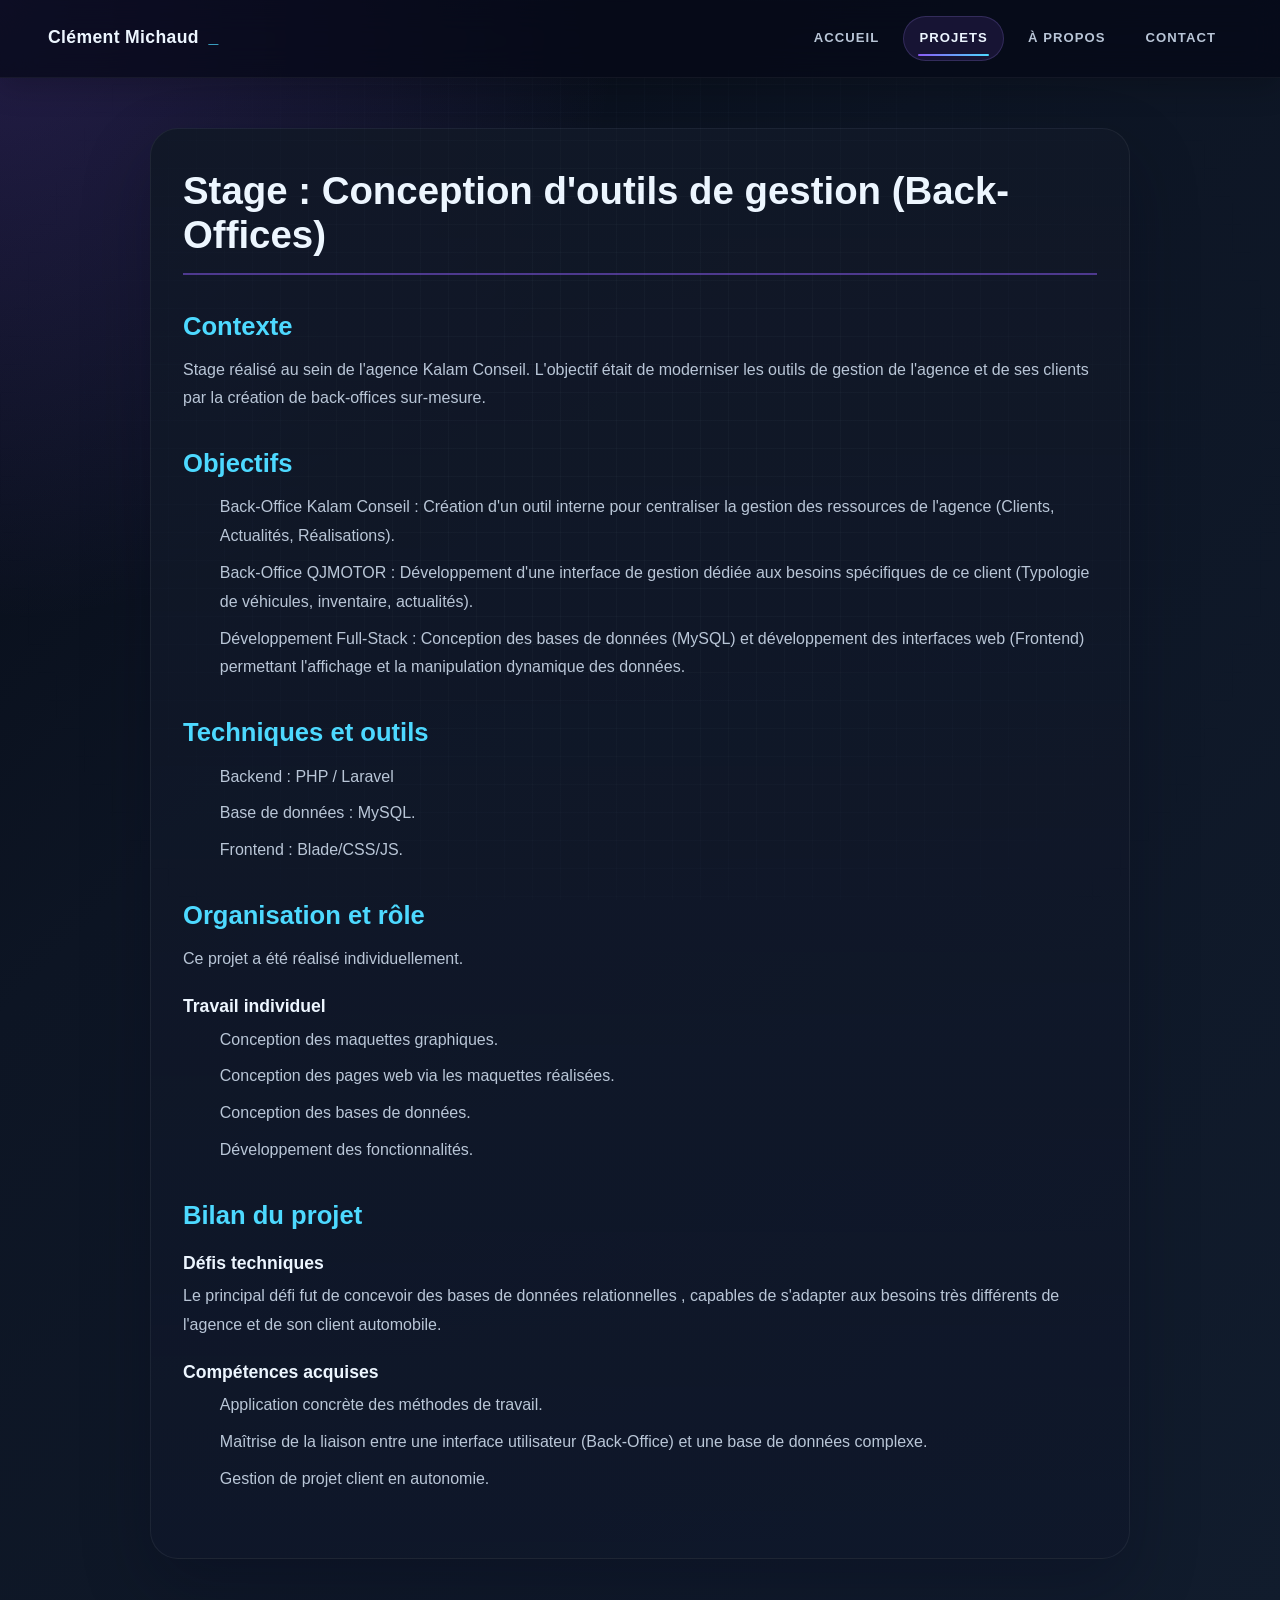
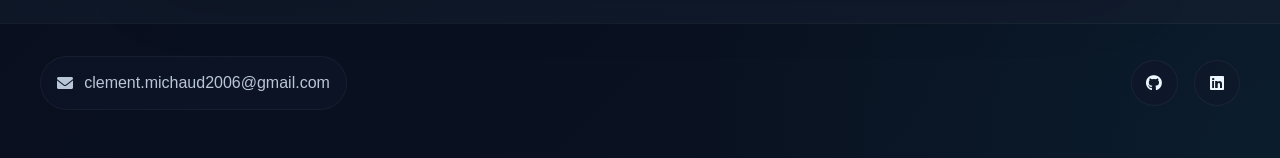
<file: projet-stage.html>
<!DOCTYPE html>
<html lang="fr">
<head>
    <meta charset="UTF-8">
    <title>Stage Kalam Conseil - Portfolio Clément Michaud</title>
    <link rel="stylesheet" href="styles.css">
    <link rel="stylesheet" href="https://cdnjs.cloudflare.com/ajax/libs/font-awesome/6.0.0/css/all.min.css">
</head>
<body>

    <nav class="navbar">
        <div class="nav-brand"><span>Clément Michaud</span></div>
        <ul class="nav-links">
            <li><a href="index.html">Accueil</a></li>
            <li><a href="index.html#projets" class="active">Projets</a></li>
            <li><a href="index.html#a-propos">À propos</a></li>
            <li><a href="index.html#contact">Contact</a></li>
        </ul>
    </nav>

    <section class="project-detail-main">
        <div class="project-detail-wrapper">
            <h1 class="project-detail-title">Stage : Conception d'outils de gestion (Back-Offices)</h1>
            
            <h2 class="project-section-title">Contexte</h2>
            <p class="project-text">Stage réalisé au sein de l'agence Kalam Conseil. L'objectif était de moderniser les outils de gestion de l'agence et de ses clients par la création de back-offices sur-mesure.</p>
            
            <h2 class="project-section-title">Objectifs</h2>
            <ul class="project-list">
                <li>Back-Office Kalam Conseil : Création d'un outil interne pour centraliser la gestion des ressources de l'agence (Clients, Actualités, Réalisations).</li>
                <li>Back-Office QJMOTOR : Développement d'une interface de gestion dédiée aux besoins spécifiques de ce client (Typologie de véhicules, inventaire, actualités).</li>
                <li>Développement Full-Stack : Conception des bases de données (MySQL) et développement des interfaces web (Frontend) permettant l'affichage et la manipulation dynamique des données.</li>
            </ul>

            <h2 class="project-section-title">Techniques et outils</h2>
            <ul class="project-list">
                <li>Backend : PHP / Laravel </li>
                <li>Base de données : MySQL.</li>
                <li>Frontend : Blade/CSS/JS.</li>
            </ul>

            <h2 class="project-section-title">Organisation et rôle</h2>
            <p class="project-text">Ce projet a été réalisé individuellement.</p>
            <h3 class="project-sub-title">Travail individuel</h3>
            <ul class="project-list">
                <li>Conception des maquettes graphiques.</li>
                <li>Conception des pages web via les maquettes réalisées.</li>
                <li>Conception des bases de données.</li>
                <li>Développement des fonctionnalités.</li>
            </ul>

            <h2 class="project-section-title">Bilan du projet</h2>
            <h3 class="project-sub-title">Défis techniques</h3>
            <p class="project-text">Le principal défi fut de concevoir des bases de données relationnelles , capables de s'adapter aux besoins très différents de l'agence et de son client automobile.</p>
            
            <h3 class="project-sub-title">Compétences acquises</h3>
            <ul class="project-list">
                <li>Application concrète des méthodes de travail.</li>
                <li>Maîtrise de la liaison entre une interface utilisateur (Back-Office) et une base de données complexe.</li>
                <li>Gestion de projet client en autonomie.</li>
            </ul>
        </div>
    </section>

    <footer>
        <div class="footer-content">
            <div class="contact-info">
                <a href="mailto:clement.michaud2006@gmail.com" class="contact-link">
                    <i class="fas fa-envelope"></i>
                    <span>clement.michaud2006@gmail.com</span>
                </a>
            </div>
            <div class="social-links">
                <a href="https://github.com/Clementmd13600" target="_blank" rel="noreferrer">
                    <i class="fab fa-github"></i>
                </a>
                <a href="https://www.linkedin.com/in/cl%C3%A9ment-michaud-70b912414/" target="_blank" rel="noreferrer">
                    <i class="fab fa-linkedin"></i>
                </a>
            </div>
        </div>
    </footer>
</body>
</html>
</file>
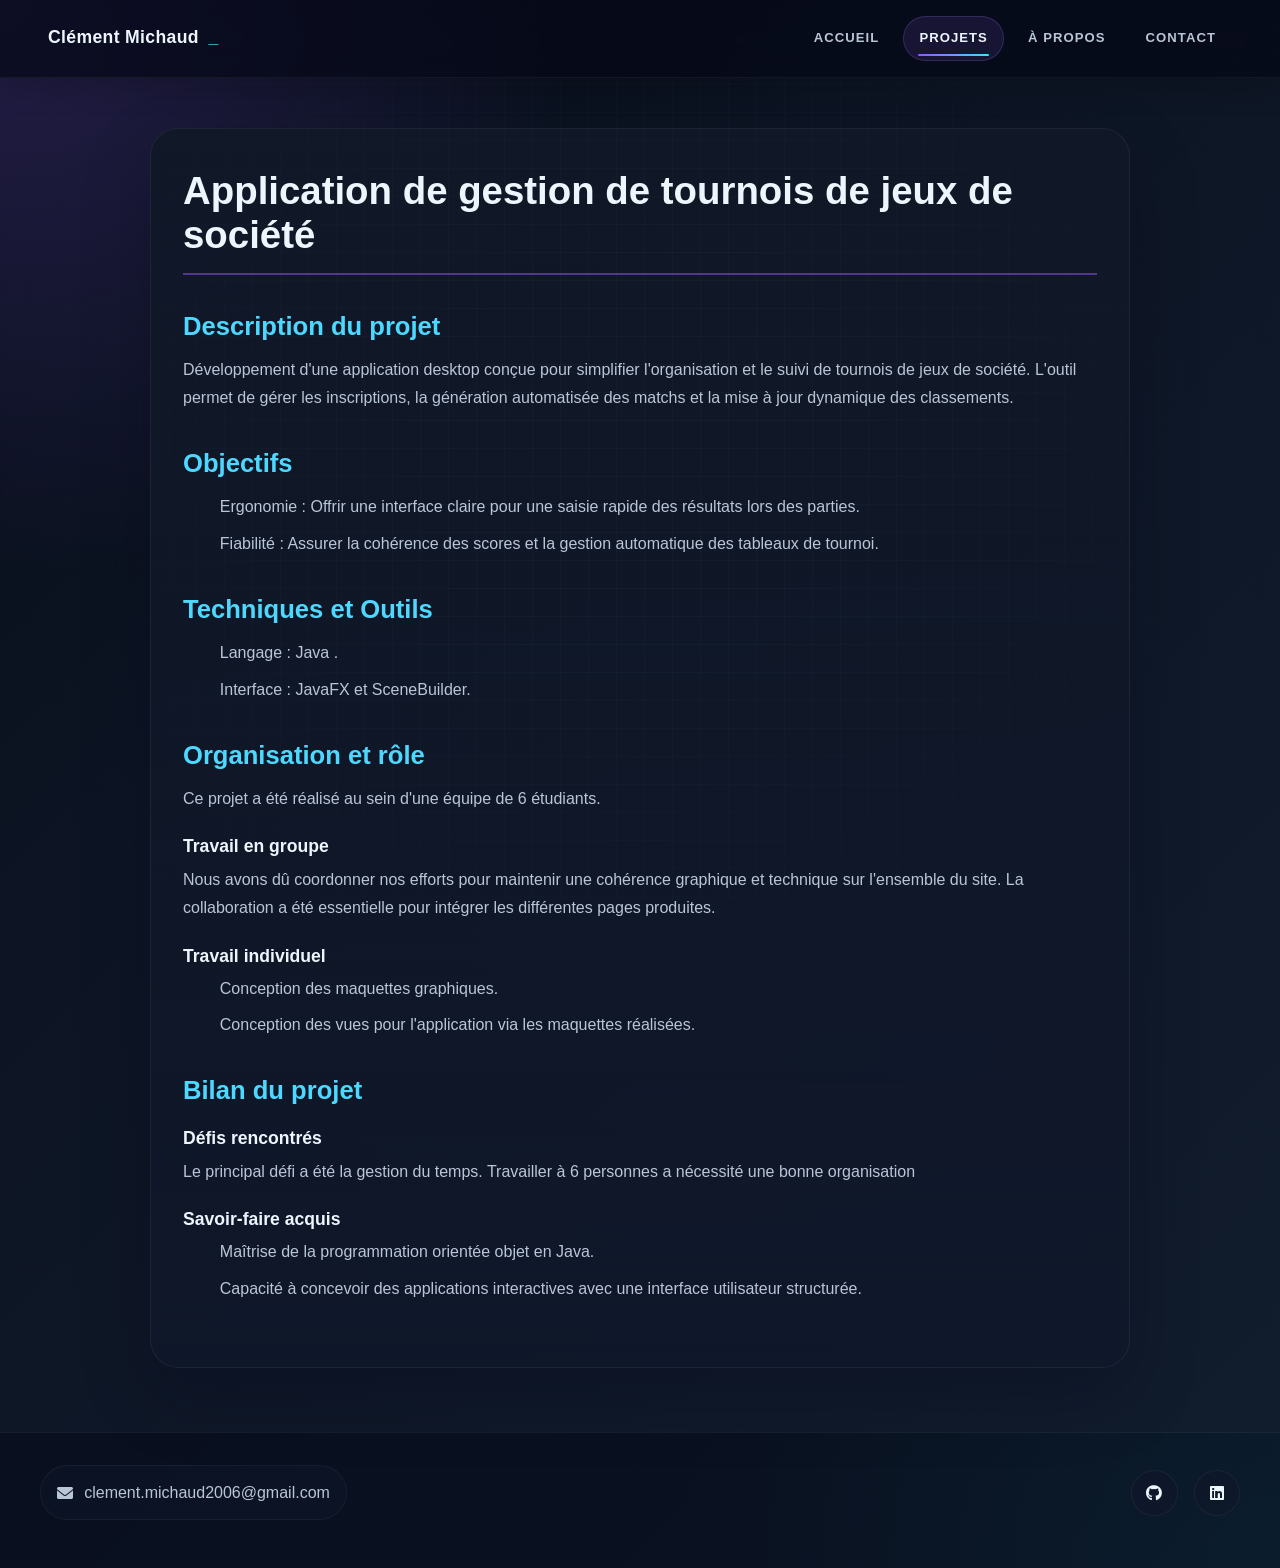
<file: projet-tournoi.html>
<!DOCTYPE html>
<html lang="fr">
<head>
    <meta charset="UTF-8">
    <meta name="viewport" content="width=device-width, initial-scale=1.0">
    <title>Gestionnaire de Tournois - Portfolio Clément Michaud</title>
    <link rel="stylesheet" href="styles.css">
    <link rel="stylesheet" href="https://cdnjs.cloudflare.com/ajax/libs/font-awesome/6.0.0/css/all.min.css">
</head>
<body>

    <nav class="navbar">
        <div class="nav-brand"><span>Clément Michaud</span></div>
        <ul class="nav-links">
            <li><a href="index.html">Accueil</a></li>
            <li><a href="index.html#projets" class="active">Projets</a></li>
            <li><a href="index.html#a-propos">À propos</a></li>
            <li><a href="index.html#contact">Contact</a></li>
        </ul>
    </nav>

    <section class="project-detail-main">
        <div class="project-detail-wrapper">
            <h1 class="project-detail-title">Application de gestion de tournois de jeux de société</h1>
            
            <h2 class="project-section-title">Description du projet</h2>
            <p class="project-text">Développement d'une application desktop conçue pour simplifier l'organisation et le suivi de tournois de jeux de société. L'outil permet de gérer les inscriptions, la génération automatisée des matchs et la mise à jour dynamique des classements.</p>
            
            <h2 class="project-section-title">Objectifs</h2>
            <ul class="project-list">
                <li>Ergonomie : Offrir une interface claire pour une saisie rapide des résultats lors des parties.</li>
                <li>Fiabilité : Assurer la cohérence des scores et la gestion automatique des tableaux de tournoi.</li>
            </ul>

            <h2 class="project-section-title">Techniques et Outils</h2>
            <ul class="project-list">
                <li>Langage : Java .</li>
                <li>Interface : JavaFX et SceneBuilder.</li>
            </ul>

            <h2 class="project-section-title">Organisation et rôle</h2>
            <p class="project-text">Ce projet a été réalisé au sein d'une équipe de 6 étudiants.</p>
            <h3 class="project-sub-title">Travail en groupe</h3>
            <p class="project-text">Nous avons dû coordonner nos efforts pour maintenir une cohérence graphique et technique sur l'ensemble du site. La collaboration a été essentielle pour intégrer les différentes pages produites.</p>
            <h3 class="project-sub-title">Travail individuel</h3>
            <ul class="project-list">
                <li>Conception des maquettes graphiques.</li>
                <li>Conception des vues pour l'application via les maquettes réalisées.</li>
            </ul>

            <h2 class="project-section-title">Bilan du projet</h2>
            <h3 class="project-sub-title">Défis rencontrés</h3>
            <p class="project-text">Le principal défi a été la gestion du temps. Travailler à 6 personnes a nécessité une bonne organisation</p>
            
            <h3 class="project-sub-title">Savoir-faire acquis</h3>
            <ul class="project-list">
                <li>Maîtrise de la programmation orientée objet en Java.</li>
                <li>Capacité à concevoir des applications interactives avec une interface utilisateur structurée.</li>
            </ul>
        </div>
    </section>

    <footer>
        <div class="footer-content">
            <div class="contact-info">
                <a href="mailto:clement.michaud2006@gmail.com" class="contact-link">
                    <i class="fas fa-envelope"></i>
                    <span>clement.michaud2006@gmail.com</span>
                </a>
            </div>
            <div class="social-links">
                <a href="https://github.com/Clementmd13600" target="_blank" rel="noreferrer">
                    <i class="fab fa-github"></i>
                </a>
                <a href="https://www.linkedin.com/in/cl%C3%A9ment-michaud-70b912414/" target="_blank" rel="noreferrer">
                    <i class="fab fa-linkedin"></i>
                </a>
            </div>
        </div>
    </footer>
</body>
</html>
</file>
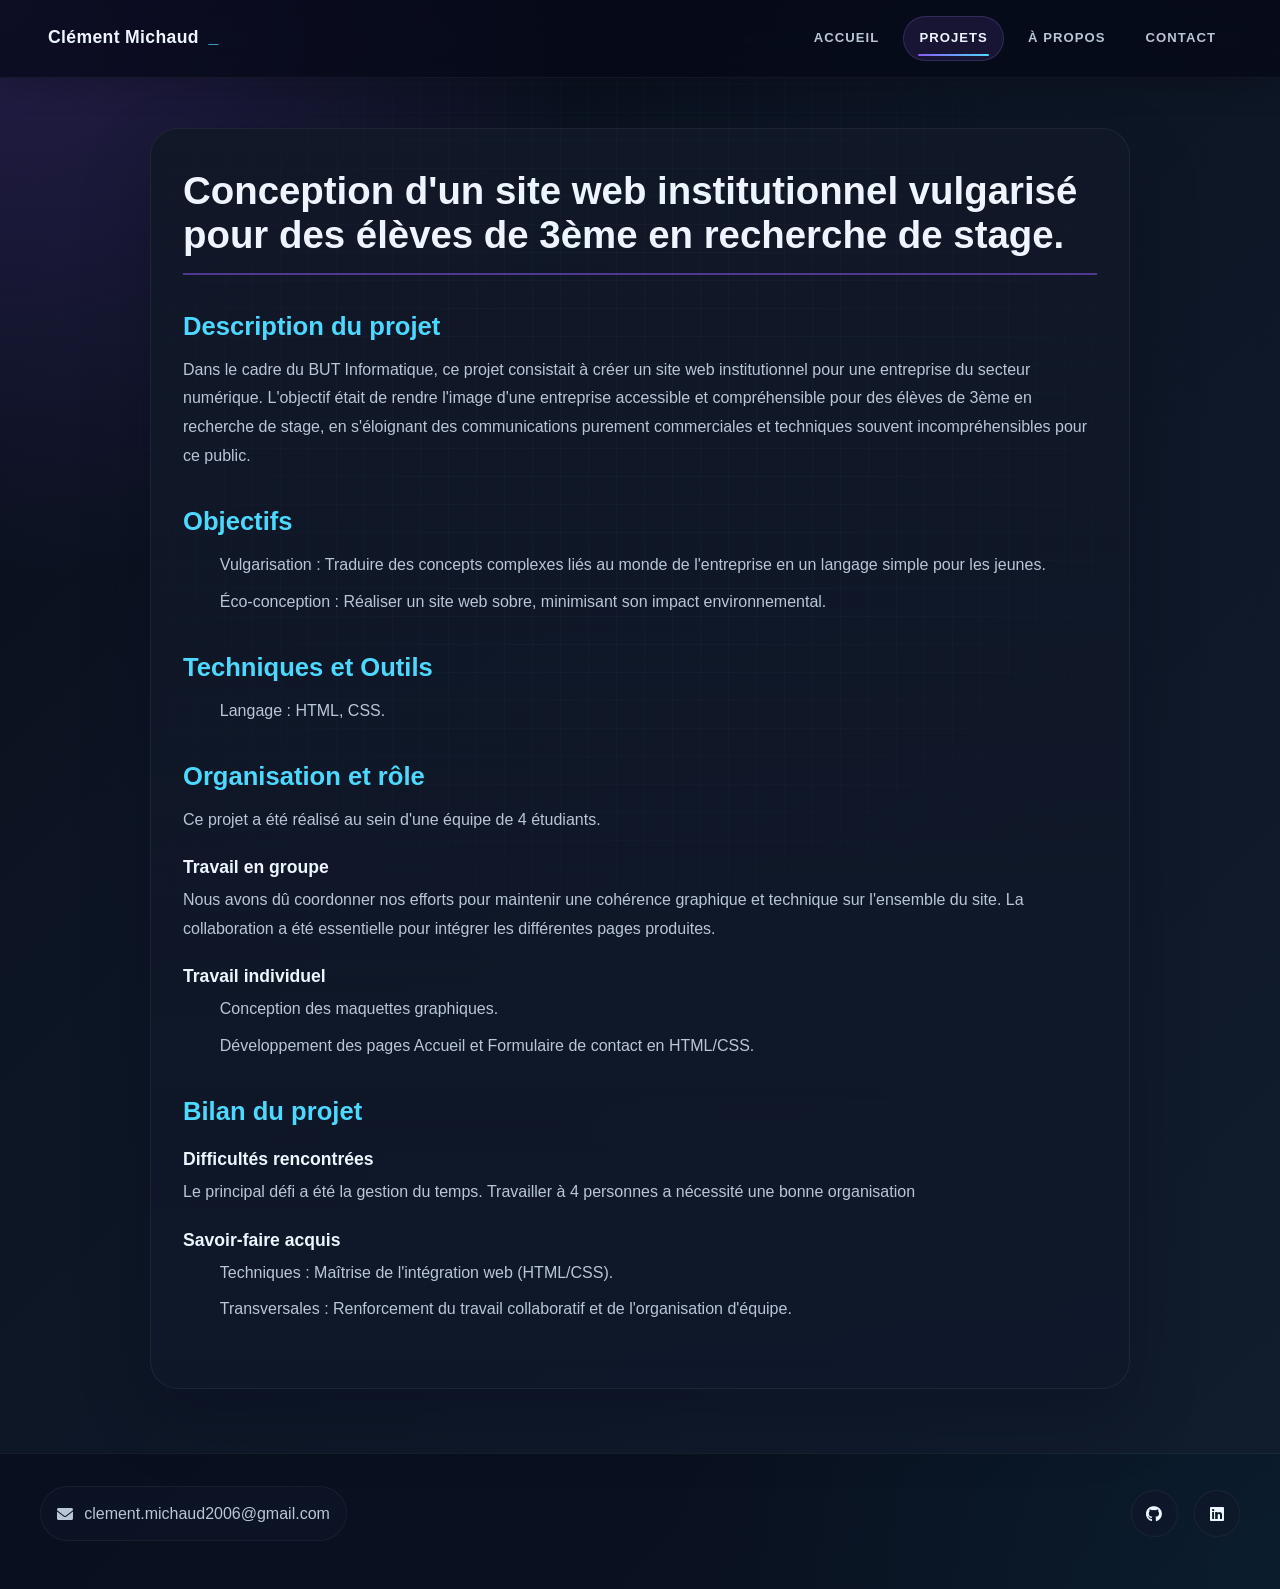
<file: projet-vulgarisation.html>
<!DOCTYPE html>
<html lang="fr">
<head>
    <meta charset="UTF-8">
    <meta name="viewport" content="width=device-width, initial-scale=1.0">
    <title>Projet Vulgarisation Web - Portfolio Clément Michaud</title>
    <link rel="stylesheet" href="styles.css">
    <link rel="stylesheet" href="https://cdnjs.cloudflare.com/ajax/libs/font-awesome/6.0.0/css/all.min.css">
</head>
<body>

    <nav class="navbar">
        <div class="nav-brand"><span>Clément Michaud</span></div>
        <ul class="nav-links">
            <li><a href="index.html">Accueil</a></li>
            <li><a href="index.html#projets" class="active">Projets</a></li>
            <li><a href="index.html#a-propos">À propos</a></li>
            <li><a href="index.html#contact">Contact</a></li>
        </ul>
    </nav>

    <section class="project-detail-main">
        <div class="project-detail-wrapper">
            <h1 class="project-detail-title">Conception d'un site web institutionnel vulgarisé pour des élèves de 3ème en recherche de stage.</h1>
            
            <h2 class="project-section-title">Description du projet</h2>
            <p class="project-text">Dans le cadre du BUT Informatique, ce projet consistait à créer un site web institutionnel pour une entreprise du secteur numérique. L'objectif était de rendre l'image d'une entreprise accessible et compréhensible pour des élèves de 3ème en recherche de stage, en s'éloignant des communications purement commerciales et techniques souvent incompréhensibles pour ce public.</p>

            <h2 class="project-section-title">Objectifs</h2>
            <ul class="project-list">
                <li>Vulgarisation : Traduire des concepts complexes liés au monde de l'entreprise en un langage simple pour les jeunes.</li>
                <li>Éco-conception : Réaliser un site web sobre, minimisant son impact environnemental.</li>
            </ul>

            <h2 class="project-section-title">Techniques et Outils</h2>
            <ul class="project-list">
                <li>Langage : HTML, CSS.</li>
                <li><Interface : Mise en place de maquettes avec Whimsical.</li>
            </ul>

            <h2 class="project-section-title">Organisation et rôle</h2>
            <p class="project-text">Ce projet a été réalisé au sein d'une équipe de 4 étudiants.</p>
            <h3 class="project-sub-title">Travail en groupe</h3>
            <p class="project-text">Nous avons dû coordonner nos efforts pour maintenir une cohérence graphique et technique sur l'ensemble du site. La collaboration a été essentielle pour intégrer les différentes pages produites.</p>
            <h3 class="project-sub-title">Travail individuel</h3>
            <ul class="project-list">
                <li>Conception des maquettes graphiques.</li>
                <li>Développement des pages Accueil et Formulaire de contact en HTML/CSS.</li>
            </ul>

            <h2 class="project-section-title">Bilan du projet</h2>
            <h3 class="project-sub-title">Difficultés rencontrées</h3>
            <p class="project-text">Le principal défi a été la gestion du temps. Travailler à 4 personnes a nécessité une bonne organisation</p>
            <h3 class="project-sub-title">Savoir-faire acquis</h3>
            <ul class="project-list">
                <li>Techniques : Maîtrise de l'intégration web (HTML/CSS).</li>
                <li>Transversales : Renforcement du travail collaboratif et de l'organisation d'équipe.</li>
            </ul>
        </div>
    </section>

    <footer>
        <div class="footer-content">
            <div class="contact-info">
                <a href="mailto:clement.michaud2006@gmail.com" class="contact-link">
                    <i class="fas fa-envelope"></i>
                    <span>clement.michaud2006@gmail.com</span>
                </a>
            </div>
            <div class="social-links">
                <a href="https://github.com/Clementmd13600" target="_blank" rel="noreferrer">
                    <i class="fab fa-github"></i>
                </a>
                <a href="https://www.linkedin.com/in/cl%C3%A9ment-michaud-70b912414/" target="_blank" rel="noreferrer">
                    <i class="fab fa-linkedin"></i>
                </a>
            </div>
        </div>
    </footer>
</body>
</html>
</file>
<file: styles.css>
:root {
    --bg-900: #060b16;
    --bg-800: #0d1524;
    --bg-700: #111c2d;
    --panel: rgba(15, 23, 42, 0.78);
    --panel-strong: rgba(17, 24, 39, 0.96);
    --panel-soft: rgba(22, 32, 49, 0.82);
    --primary: #8b5cf6;
    --primary-strong: #7c3aed;
    --secondary: #4dd9ff;
    --secondary-soft: #a5f3fc;
    --accent: #c4b5fd;
    --success: #34d399;
    --text: #edf6ff;
    --muted: #b9c6d7;
    --border: rgba(167, 139, 250, 0.18);
    --shadow: rgba(15, 23, 42, 0.55);
    --glow: rgba(77, 217, 255, 0.22);
}

* {
    margin: 0;
    padding: 0;
    box-sizing: border-box;
}

html {
    scroll-behavior: smooth;
}

body {
    font-family: 'Segoe UI', Tahoma, Geneva, Verdana, sans-serif;
    line-height: 1.7;
    color: var(--text);
    background:
        radial-gradient(circle at top left, rgba(139, 92, 246, 0.3), transparent 25%),
        radial-gradient(circle at bottom right, rgba(34, 211, 238, 0.12), transparent 30%),
        linear-gradient(135deg, var(--bg-900) 0%, var(--bg-800) 35%, var(--bg-700) 100%);
    min-height: 100vh;
    overflow-x: hidden;
}

body::before {
    content: "";
    position: fixed;
    inset: 0;
    background: linear-gradient(rgba(255,255,255,0.02), rgba(255,255,255,0.01));
    pointer-events: none;
}

body::after {
    content: "";
    position: fixed;
    inset: 0;
    background-image:
        linear-gradient(rgba(148, 163, 184, 0.04) 1px, transparent 1px),
        linear-gradient(90deg, rgba(148, 163, 184, 0.04) 1px, transparent 1px);
    background-size: 28px 28px;
    mask-image: radial-gradient(circle at center, black 25%, transparent 85%);
    pointer-events: none;
}

img {
    max-width: 100%;
    display: block;
    filter: brightness(1.1) contrast(1.08) saturate(1.12);
}

p {
    color: var(--muted);
}

a {
    text-decoration: none;
    color: inherit;
}

ul {
    list-style: none;
}

h1, h2, h3, h4 {
    line-height: 1.2;
    color: var(--text);
}

.navbar {
    position: fixed;
    top: 0;
    left: 0;
    right: 0;
    z-index: 1000;
    display: flex;
    justify-content: space-between;
    align-items: center;
    gap: 1rem;
    padding: 1rem 3rem;
    background: rgba(5, 8, 22, 0.7);
    border-bottom: 1px solid rgba(255, 255, 255, 0.05);
    backdrop-filter: blur(16px);
    -webkit-backdrop-filter: blur(16px);
    box-shadow: 0 10px 30px rgba(0, 0, 0, 0.2);
}

.nav-brand {
    display: flex;
    align-items: center;
    gap: 0.6rem;
    color: var(--text);
    font-weight: 700;
    font-size: 1.1rem;
    letter-spacing: 0.02em;
}

.nav-brand::after {
    content: "_";
    color: var(--secondary);
    animation: blink 1.2s step-end infinite;
}

@keyframes blink {
    0%, 50% { opacity: 1; }
    50.01%, 100% { opacity: 0; }
}

.nav-links {
    display: flex;
    align-items: center;
    gap: 0.5rem;
    flex-wrap: wrap;
}

.nav-links a {
    position: relative;
    display: inline-flex;
    align-items: center;
    justify-content: center;
    padding: 0.7rem 1rem;
    border-radius: 999px;
    color: var(--muted);
    font-size: 0.82rem;
    font-weight: 700;
    letter-spacing: 0.08em;
    text-transform: uppercase;
    transition: all 0.25s ease;
}

.nav-links a::after {
    content: "";
    position: absolute;
    left: 15%;
    right: 15%;
    bottom: 0.3rem;
    height: 2px;
    background: linear-gradient(90deg, var(--primary), var(--secondary));
    border-radius: 999px;
    transform: scaleX(0);
    transform-origin: center;
    transition: transform 0.25s ease;
}

.nav-links a:hover,
.nav-links a.active {
    color: var(--text);
    background: rgba(139, 92, 246, 0.12);
    box-shadow: inset 0 0 0 1px rgba(167, 139, 250, 0.2);
}

.nav-links a:hover::after,
.nav-links a.active::after {
    transform: scaleX(1);
}

.page-section-indicator {
    position: fixed;
    top: 6rem;
    right: 2rem;
    z-index: 999;
}

.page-section-indicator .section-active,
.section-indicator-item {
    display: inline-flex;
    align-items: center;
    padding: 0.55rem 0.9rem;
    border-radius: 999px;
    background: rgba(15, 23, 42, 0.8);
    border: 1px solid rgba(255, 255, 255, 0.08);
    color: var(--muted);
    font-size: 0.7rem;
    letter-spacing: 0.08em;
    text-transform: uppercase;
    box-shadow: 0 10px 30px rgba(0, 0, 0, 0.15);
}

.hero {
    position: relative;
    min-height: 100vh;
    padding: 8rem 7vw 4rem;
    display: grid;
    grid-template-columns: 1.15fr 0.85fr;
    align-items: center;
    gap: 2.5rem;
    overflow: hidden;
}

.reveal-up {
    opacity: 0;
    transform: translateY(32px) scale(0.98);
    transition: opacity 0.8s ease, transform 0.8s ease;
}

.reveal-up.is-visible,
.reveal-up.visible {
    opacity: 1;
    transform: translateY(0) scale(1);
}

.delay-1 {
    animation-delay: 0.15s;
}

@keyframes fadeUp {
    from {
        opacity: 0;
        transform: translateY(26px) scale(0.98);
    }
    to {
        opacity: 1;
        transform: translateY(0) scale(1);
    }
}

@keyframes floatCard {
    0%, 100% {
        transform: translateY(0px) rotateX(0deg) rotateY(0deg);
    }
    50% {
        transform: translateY(-14px) rotateX(1deg) rotateY(-2deg);
    }
}

@keyframes pulseGlow {
    0%, 100% {
        box-shadow: 0 0 0 rgba(139, 92, 246, 0.0);
    }
    50% {
        box-shadow: 0 0 28px rgba(139, 92, 246, 0.34);
    }
}

.hero::before {
    content: "";
    position: absolute;
    left: 50%;
    top: 50%;
    width: 40rem;
    height: 40rem;
    transform: translate(-50%, -50%);
    background: radial-gradient(circle, rgba(139, 92, 246, 0.22), transparent 60%);
    pointer-events: none;
}

.hero-content,
.hero-visual {
    position: relative;
    z-index: 1;
}

.eyebrow {
    display: inline-flex;
    align-items: center;
    padding: 0.5rem 0.9rem;
    border-radius: 999px;
    background: rgba(34, 211, 238, 0.1);
    border: 1px solid rgba(34, 211, 238, 0.18);
    color: var(--secondary);
    font-size: 0.74rem;
    font-weight: 700;
    letter-spacing: 0.12em;
    text-transform: uppercase;
}

.hero-content h1 {
    margin-top: 1.3rem;
    font-size: clamp(2.8rem, 5vw, 5rem);
    letter-spacing: -0.06em;
    font-weight: 800;
    max-width: 640px;
    text-shadow: 0 0 28px rgba(34, 211, 238, 0.12);
}

.hero-content h1 span {
    background: linear-gradient(135deg, #a78bfa 0%, #67e8f9 50%, #c4b5fd 100%);
    -webkit-background-clip: text;
    -webkit-text-fill-color: transparent;
    background-clip: text;
}

.hero-content p {
    margin-top: 1rem;
    max-width: 60ch;
    font-size: 1.08rem;
    color: var(--muted);
}

.hero-actions {
    display: flex;
    align-items: center;
    gap: 1rem;
    flex-wrap: wrap;
    margin-top: 2rem;
}

.primary-btn,
.secondary-btn,
.cv-btn {
    position: relative;
    display: inline-flex;
    align-items: center;
    justify-content: center;
    min-height: 3.2rem;
    padding: 0.9rem 1.4rem;
    border-radius: 999px;
    font-weight: 700;
    letter-spacing: 0.02em;
    transition: transform 0.14s ease, box-shadow 0.14s ease, border-color 0.14s ease;
    overflow: hidden;
}

.primary-btn::before,
.secondary-btn::before,
.cv-btn::before {
    content: "";
    position: absolute;
    inset: 0;
    background: linear-gradient(120deg, transparent 0%, rgba(255,255,255,0.22) 50%, transparent 100%);
    transform: translateX(-140%);
    transition: transform 0.7s ease;
}

.primary-btn {
    background: linear-gradient(135deg, var(--primary) 0%, var(--secondary) 100%);
    color: white;
    box-shadow: 0 20px 35px rgba(124, 58, 237, 0.35);
}

.secondary-btn {
    background: rgba(15, 23, 42, 0.6);
    border: 1px solid rgba(255, 255, 255, 0.08);
    color: var(--text);
}

.cv-btn {
    background: rgba(16, 185, 129, 0.12);
    border: 1px solid rgba(16, 185, 129, 0.38);
    color: #d1fae5;
    box-shadow: 0 14px 28px rgba(16, 185, 129, 0.12);
}

.primary-btn:hover::before,
.secondary-btn:hover::before,
.cv-btn:hover::before {
    transform: translateX(140%);
}

.primary-btn:hover,
.secondary-btn:hover,
.cv-btn:hover,
.project-link:hover,
.contact-link:hover,
.social-links a:hover {
    transform: translateY(-2px);
}

.hero-stats {
    margin-top: 2.3rem;
    display: grid;
    grid-template-columns: repeat(3, minmax(120px, 1fr));
    gap: 1rem;
    max-width: 440px;
}

.hero-stats li {
    padding: 1rem 1rem 0.8rem;
    border-radius: 1.2rem;
    background: rgba(15, 23, 42, 0.6);
    border: 1px solid rgba(255, 255, 255, 0.08);
    box-shadow: 0 20px 40px rgba(0, 0, 0, 0.09);
}

.hero-stats strong {
    display: block;
    font-size: 1.6rem;
    color: var(--text);
}

.hero-stats span {
    display: block;
    font-size: 0.75rem;
    letter-spacing: 0.08em;
    text-transform: uppercase;
    color: var(--muted);
}

.hero-visual {
    display: flex;
    justify-content: center;
}

.glass-card {
    position: relative;
    width: min(100%, 420px);
    padding: 1.2rem;
    border-radius: 2rem;
    background: linear-gradient(180deg, rgba(15, 23, 42, 0.9), rgba(17, 24, 39, 0.72));
    border: 1px solid rgba(167, 139, 250, 0.2);
    box-shadow: 0 30px 80px rgba(76, 29, 149, 0.35);
    transform-style: preserve-3d;
    animation: floatCard 6s ease-in-out infinite;
    will-change: transform;
}

.glass-card::before {
    content: "";
    position: absolute;
    inset: 1rem;
    border-radius: 1.4rem;
    background: linear-gradient(135deg, rgba(139, 92, 246, 0.18), rgba(34, 211, 238, 0.06));
    filter: blur(10px);
    opacity: 0.7;
    z-index: -1;
}

.tech-panel {
    padding: 1.4rem;
}

.monogram {
    display: flex;
    align-items: center;
    justify-content: center;
    width: 140px;
    height: 140px;
    margin: 0 auto 1.2rem;
    border-radius: 32px;
    background: linear-gradient(135deg, rgba(124, 58, 237, 0.35), rgba(34, 211, 238, 0.18));
    border: 1px solid rgba(167, 139, 250, 0.25);
    color: var(--text);
    font-size: 3rem;
    font-weight: 800;
    letter-spacing: -0.08em;
    box-shadow: inset 0 0 30px rgba(255, 255, 255, 0.02);
}

.system-header {
    display: flex;
    gap: 0.55rem;
    padding: 0 0 0.85rem;
}

.dot {
    width: 0.8rem;
    height: 0.8rem;
    border-radius: 50%;
    display: inline-block;
}

.dot.red { background: #f87171; }
.dot.yellow { background: #fbbf24; }
.dot.green { background: #34d399; }

.code-window {
    padding: 1rem 1rem 0.8rem;
    border-radius: 1.2rem;
    background: rgba(2, 6, 23, 0.5);
    border: 1px solid rgba(255, 255, 255, 0.05);
    font-family: "SFMono-Regular", Consolas, monospace;
    font-size: 0.82rem;
    color: var(--text);
    line-height: 1.8;
}

.line {
    color: #e2e8f0;
}

.indent {
    padding-left: 1.2rem;
}

.token.tag { color: #a78bfa; }
.token.string { color: #67e8f9; }

.profile-photo {
    display: none;
}

.profile-badges {
    display: flex;
    flex-wrap: wrap;
    gap: 0.7rem;
    margin-top: 1rem;
}

.profile-badges span {
    display: inline-flex;
    padding: 0.55rem 0.8rem;
    border-radius: 999px;
    background: rgba(139, 92, 246, 0.12);
    border: 1px solid rgba(167, 139, 250, 0.25);
    color: var(--text);
    font-size: 0.75rem;
    font-weight: 700;
}

section[id],
footer[id] {
    scroll-margin-top: 110px;
}

.skills-section,
.projects-section,
.interests-section,
.competences-section,
.about-me-section,
.parcours-section {
    padding: 5.25rem 2rem;
    position: relative;
}

.skills-section,
.projects-section,
.competences-section,
.parcours-section,
.interests-section {
    background: linear-gradient(180deg, rgba(7, 11, 22, 0.48), rgba(11, 17, 29, 0.32));
}

.about-me-section {
    background: linear-gradient(180deg, rgba(9, 15, 27, 0.7), rgba(12, 18, 31, 0.54));
}

.skills-container,
.project-grid,
.interests-grid,
.competences-grid,
.about-container,
.timeline-container {
    max-width: 1200px;
    margin: 0 auto;
}

.skills-header {
    max-width: 1200px;
    margin: 0 auto 2.2rem;
    text-align: center;
}

.section-kicker {
    display: inline-flex;
    align-items: center;
    justify-content: center;
    padding: 0.5rem 0.9rem;
    border-radius: 999px;
    background: linear-gradient(135deg, rgba(34, 211, 238, 0.14), rgba(139, 92, 246, 0.12));
    border: 1px solid rgba(34, 211, 238, 0.22);
    color: #bff7ff;
    font-size: 0.72rem;
    font-weight: 800;
    letter-spacing: 0.12em;
    text-transform: uppercase;
    margin-bottom: 1rem;
    box-shadow: inset 0 1px 0 rgba(255,255,255,0.04);
}

.skills-section h2,
.interests-section h2,
.competences-section h2,
.parcours-section h2,
.about-me-section h2,
.projects-section > h2 {
    text-align: center;
    margin: 0 auto 2.5rem;
    color: var(--text);
    font-size: clamp(2rem, 3vw, 3rem);
    letter-spacing: -0.04em;
    font-weight: 800;
    position: relative;
    display: block;
    width: fit-content;
    max-width: 100%;
}

.skills-section h2,
.interests-section h2,
.competences-section h2,
.parcours-section h2,
.about-me-section h2,
.projects-section > h2 {
    background: linear-gradient(135deg, #f8fbff 0%, #a78bfa 22%, #67e8f9 55%, #e2e8f0 100%);
    -webkit-background-clip: text;
    -webkit-text-fill-color: transparent;
    background-clip: text;
}

.skills-section h2 {
    margin-bottom: 0;
}

.skills-section h2,
.interests-section h2,
.competences-section h2,
.parcours-section h2,
.about-me-section h2,
.projects-section > h2 {
    display: block !important;
    position: static !important;
    left: auto !important;
    transform: none !important;
    margin-left: auto !important;
    margin-right: auto !important;
    width: fit-content !important;
    max-width: 100% !important;
}

.projects-section > h2 {
    margin-bottom: 2.5rem;
}

.skills-category {
    margin-bottom: 2.5rem;
    padding: 1.8rem;
    background: linear-gradient(180deg, rgba(15, 23, 42, 0.82), rgba(15, 23, 42, 0.55));
    border: 1px solid rgba(255, 255, 255, 0.06);
    border-radius: 2rem;
    box-shadow: 0 20px 50px rgba(0, 0, 0, 0.12);
}

.skills-category h3 {
    margin-bottom: 1.5rem;
    color: var(--secondary);
    font-size: 1.3rem;
}

.skills-grid {
    display: grid;
    grid-template-columns: repeat(4, minmax(0, 1fr));
    gap: 1.4rem;
}

.skill-item {
    display: flex;
    flex-direction: column;
    align-items: flex-start;
    justify-content: center;
    gap: 0.5rem;
    width: 100%;
    min-height: 120px;
    padding: 1.15rem 1rem;
    background: linear-gradient(180deg, rgba(17, 24, 39, 0.94), rgba(15, 23, 42, 0.72));
    border: 1px solid rgba(255, 255, 255, 0.06);
    border-radius: 1.1rem;
    transition: transform 0.14s ease, border-color 0.14s ease, box-shadow 0.14s ease;
    box-shadow: inset 0 1px 0 rgba(255,255,255,0.02);
    position: relative;
    overflow: hidden;
    color: var(--text);
    text-decoration: none;
    cursor: pointer;
}

.skill-item::after {
    content: "";
    position: absolute;
    inset: -30% auto auto -25%;
    width: 60%;
    height: 160%;
    background: linear-gradient(90deg, transparent, rgba(34, 211, 238, 0.12), transparent);
    transform: rotate(18deg);
    opacity: 0;
    transition: opacity 0.3s ease;
}

.skill-item::before {
    content: "";
    position: absolute;
    inset: auto 0 0 0;
    height: 2px;
    background: linear-gradient(90deg, var(--primary), var(--secondary));
    opacity: 0;
    transition: opacity 0.25s ease;
}

.skill-item:hover {
    transform: translateY(-5px);
    border-color: rgba(167, 139, 250, 0.5);
    box-shadow: 0 20px 40px rgba(124, 58, 237, 0.14), 0 0 30px rgba(34, 211, 238, 0.12);
}

.skill-item:hover::before,
.skill-item:hover::after {
    opacity: 1;
}

.skill-item img {
    display: none;
}

.skill-name {
    color: var(--text);
    font-weight: 700;
    text-align: left;
    font-size: 1rem;
}

.skill-meta {
    color: var(--muted);
    font-size: 0.76rem;
    letter-spacing: 0.04em;
    text-align: left;
}

.project-grid {
    display: grid;
    grid-template-columns: repeat(auto-fit, minmax(290px, 1fr));
    gap: 1.8rem;
    align-items: stretch;
}

.projects-section > h2 {
    margin-bottom: 2.5rem;
}

.project-card {
    position: relative;
    display: flex;
    flex-direction: column;
    min-height: 100%;
    padding: 1.6rem 1.5rem 1.4rem;
    background: linear-gradient(180deg, rgba(17, 24, 39, 0.94), rgba(15, 23, 42, 0.72));
    border: 1px solid rgba(255, 255, 255, 0.06);
    border-radius: 1.5rem;
    transition: transform 0.12s ease, border-color 0.12s ease, box-shadow 0.12s ease;
    box-shadow: 0 18px 36px rgba(2, 6, 23, 0.18);
    will-change: transform;
}

.project-content {
    display: flex;
    flex-direction: column;
    height: 100%;
}

.project-card::before {
    content: "";
    position: absolute;
    inset: 0 auto auto 0;
    width: 100%;
    height: 2px;
    background: linear-gradient(90deg, var(--primary), var(--secondary));
    border-radius: 1.5rem 1.5rem 0 0;
}

.project-card:hover {
    transform: translateY(-3px);
    border-color: rgba(34, 211, 238, 0.35);
    box-shadow: 0 18px 44px rgba(34, 211, 238, 0.08);
}

.project-content h3 {
    margin-bottom: 0.8rem;
    font-size: 1.3rem;
}

.project-content p {
    margin-bottom: 1.2rem;
    color: var(--muted);
    flex: 1;
}

.project-tech {
    display: flex;
    flex-wrap: wrap;
    gap: 0.55rem;
    margin-bottom: 1.25rem;
}

.project-tech span {
    display: inline-flex;
    align-items: center;
    padding: 0.45rem 0.7rem;
    border-radius: 999px;
    background: rgba(139, 92, 246, 0.12);
    border: 1px solid rgba(167, 139, 250, 0.2);
    color: #ddd6fe;
    font-size: 0.75rem;
    font-weight: 600;
}

.project-link {
    display: inline-flex;
    align-items: center;
    gap: 0.5rem;
    color: var(--secondary);
    font-weight: 700;
}

.interests-grid {
    display: grid;
    grid-template-columns: repeat(auto-fit, minmax(220px, 1fr));
    gap: 1.5rem;
}

.interest-item {
    padding: 2rem 1.25rem;
    background: rgba(17, 24, 39, 0.82);
    border: 1px solid rgba(255, 255, 255, 0.06);
    border-radius: 1.5rem;
    text-align: center;
    transition: transform 0.14s ease, border-color 0.14s ease;
}

.interest-item:hover {
    transform: translateY(-5px);
    border-color: rgba(16, 185, 129, 0.35);
}

.interest-icon {
    width: 72px;
    height: 72px;
    margin: 0 auto 1rem;
    display: flex;
    align-items: center;
    justify-content: center;
    border-radius: 18px;
    background: linear-gradient(135deg, rgba(139, 92, 246, 0.18), rgba(34, 211, 238, 0.14));
    border: 1px solid rgba(255, 255, 255, 0.05);
    font-size: 2rem;
    box-shadow: inset 0 1px 0 rgba(255,255,255,0.06);
}

.interest-item h3 {
    margin-bottom: 0.5rem;
    color: var(--secondary);
}

.competences-grid {
    display: grid;
    grid-template-columns: repeat(auto-fit, minmax(230px, 1fr));
    gap: 1.5rem;
}

.competence-item {
    padding: 1.5rem 1rem;
    background: linear-gradient(180deg, rgba(17, 24, 39, 0.9), rgba(15, 23, 42, 0.72));
    border: 1px solid rgba(255, 255, 255, 0.06);
    border-radius: 1.2rem;
    text-align: center;
    transition: transform 0.25s ease, border-color 0.25s ease;
}

.competence-item:hover {
    transform: translateY(-5px);
    border-color: rgba(167, 139, 250, 0.5);
}

.competence-item img {
    display: none;
}

.competence-icon {
    width: 68px;
    height: 68px;
    margin: 0 auto 1rem;
    display: flex;
    align-items: center;
    justify-content: center;
    border-radius: 18px;
    background: linear-gradient(135deg, rgba(34, 211, 238, 0.14), rgba(139, 92, 246, 0.18));
    border: 1px solid rgba(34, 211, 238, 0.2);
    color: #dbeafe;
    font-size: 0.72rem;
    font-weight: 800;
    letter-spacing: 0.08em;
}

.competence-item h3 {
    margin-bottom: 0.5rem;
    font-size: 1.1rem;
}

.competence-item p {
    color: var(--muted);
    font-size: 0.9rem;
}

.about-container {
    background: linear-gradient(180deg, rgba(17, 24, 39, 0.9), rgba(15, 23, 42, 0.74));
    border-radius: 1.75rem;
    padding: 2rem;
    border: 1px solid rgba(139, 92, 246, 0.18);
    box-shadow: 0 22px 54px rgba(2, 6, 23, 0.16);
    position: relative;
    overflow: hidden;
}

.about-container::before {
    content: "";
    position: absolute;
    inset: 0 auto auto 0;
    width: 100%;
    height: 2px;
    background: linear-gradient(90deg, var(--primary), var(--secondary), transparent);
}

.about-content {
    display: grid;
    gap: 0.8rem;
}

.about-content p {
    padding: 0.95rem 1rem;
    border-radius: 1rem;
    background: rgba(15, 23, 42, 0.44);
    border: 1px solid rgba(255, 255, 255, 0.04);
    color: var(--muted);
    line-height: 1.8;
}

.about-content strong {
    color: #f8fbff;
    font-weight: 700;
}

.interests-grid {
    display: grid;
    grid-template-columns: repeat(auto-fit, minmax(220px, 1fr));
    gap: 1.5rem;
    margin-top: 1rem;
}

.interest-item {
    position: relative;
    padding: 2rem 1.25rem;
    background: linear-gradient(180deg, rgba(17, 24, 39, 0.9), rgba(15, 23, 42, 0.7));
    border: 1px solid rgba(255, 255, 255, 0.06);
    border-radius: 1.5rem;
    text-align: center;
    transition: transform 0.16s ease, border-color 0.16s ease, box-shadow 0.16s ease;
    box-shadow: 0 18px 35px rgba(2, 6, 23, 0.1);
}

.interest-item:hover {
    transform: translateY(-5px);
    border-color: rgba(77, 217, 255, 0.35);
    box-shadow: 0 20px 40px rgba(77, 217, 255, 0.08);
}

.interest-icon {
    width: 72px;
    height: 72px;
    margin: 0 auto 1rem;
    display: flex;
    align-items: center;
    justify-content: center;
    border-radius: 18px;
    background: linear-gradient(135deg, rgba(139, 92, 246, 0.14), rgba(77, 217, 255, 0.14));
    border: 1px solid rgba(255, 255, 255, 0.05);
    font-size: 2rem;
    box-shadow: inset 0 1px 0 rgba(255,255,255,0.06);
}

.interest-item h3 {
    margin-bottom: 0.5rem;
    color: var(--secondary);
}

.timeline-container {
    position: relative;
    display: grid;
    gap: 1.3rem;
    padding-left: 0.5rem;
    margin-top: 1.1rem;
}

.timeline-container::before {
    content: "";
    position: absolute;
    left: 22px;
    top: 0;
    bottom: 0;
    width: 2px;
    background: linear-gradient(180deg, rgba(77, 217, 255, 0.9), rgba(139, 92, 246, 0.9));
    border-radius: 999px;
    box-shadow: 0 0 20px rgba(77, 217, 255, 0.14);
}

.timeline-item {
    position: relative;
    display: grid;
    grid-template-columns: 170px 1fr;
    gap: 1.2rem;
    align-items: center;
    padding: 1.3rem 1.4rem 1.3rem 1.1rem;
    background: linear-gradient(180deg, rgba(17, 24, 39, 0.96), rgba(15, 23, 42, 0.72));
    border: 1px solid rgba(255, 255, 255, 0.06);
    border-radius: 1.4rem;
    box-shadow: 0 20px 40px rgba(2, 6, 23, 0.1);
    margin-left: 0.5rem;
    overflow: hidden;
}

.timeline-item::before {
    content: "";
    position: absolute;
    left: -0.72rem;
    top: 1.7rem;
    width: 0.95rem;
    height: 0.95rem;
    border-radius: 50%;
    background: linear-gradient(135deg, var(--secondary), var(--primary));
    border: 3px solid rgba(6, 10, 18, 0.95);
    box-shadow: 0 0 0 5px rgba(77, 217, 255, 0.08), 0 0 18px rgba(139, 92, 246, 0.2);
}

.timeline-item::after {
    content: "";
    position: absolute;
    left: 18px;
    top: 0.85rem;
    width: 8px;
    height: 8px;
    border-radius: 50%;
    background: rgba(77, 217, 255, 0.7);
    box-shadow: 0 0 0 4px rgba(77, 217, 255, 0.08);
}

.timeline-date {
    position: relative;
    z-index: 1;
    display: inline-flex;
    align-items: center;
    justify-content: center;
    min-height: 42px;
    padding: 0.55rem 0.85rem;
    border-radius: 999px;
    background: rgba(77, 217, 255, 0.08);
    border: 1px solid rgba(77, 217, 255, 0.22);
    color: var(--secondary-soft);
    font-weight: 800;
    letter-spacing: 0.08em;
    text-transform: uppercase;
    font-size: 0.72rem;
    align-self: center;
}

.timeline-content {
    position: relative;
    z-index: 1;
    background: linear-gradient(180deg, rgba(15, 23, 42, 0.5), rgba(15, 23, 42, 0.28));
    border: 1px solid rgba(255, 255, 255, 0.04);
    border-radius: 1rem;
    padding: 1rem 1.1rem;
    box-shadow: inset 0 1px 0 rgba(255,255,255,0.02);
}

.timeline-content h3 {
    margin-bottom: 0.5rem;
    color: #f8fbff;
    font-size: 1.15rem;
}

.timeline-content p {
    color: var(--muted);
    margin-top: 0.25rem;
    line-height: 1.7;
}

.timeline-content strong {
    color: #dfeafe;
}

.cta-section {
    padding: 0 2rem 4rem;
}

.cta-card {
    max-width: 1200px;
    margin: 0 auto;
    display: flex;
    justify-content: space-between;
    align-items: center;
    gap: 1.5rem;
    padding: 2rem 2.2rem;
    border-radius: 2rem;
    background: linear-gradient(135deg, rgba(124, 58, 237, 0.2), rgba(34, 211, 238, 0.14));
    border: 1px solid rgba(167, 139, 250, 0.2);
    box-shadow: 0 30px 80px rgba(15, 23, 42, 0.25);
}

.cta-actions {
    display: flex;
    align-items: center;
    gap: 1rem;
    flex-wrap: wrap;
}

.cta-label {
    margin-bottom: 0.5rem;
    color: var(--secondary);
    font-size: 0.8rem;
    font-weight: 700;
    letter-spacing: 0.12em;
    text-transform: uppercase;
}

.cta-card h2 {
    font-size: clamp(1.4rem, 2vw, 2.2rem);
    max-width: 720px;
}

footer {
    border-top: 1px solid rgba(255, 255, 255, 0.06);
    padding: 2rem 2rem 3rem;
    background: rgba(5, 8, 22, 0.5);
}

.footer-content {
    max-width: 1200px;
    margin: 0 auto;
    display: flex;
    justify-content: space-between;
    align-items: center;
    gap: 1.5rem;
    flex-wrap: wrap;
}

.contact-info,
.social-links {
    display: flex;
    align-items: center;
    gap: 1rem;
    flex-wrap: wrap;
}

.contact-link {
    display: inline-flex;
    align-items: center;
    gap: 0.7rem;
    color: var(--muted);
    padding: 0.8rem 1rem;
    border-radius: 999px;
    background: rgba(15, 23, 42, 0.5);
    border: 1px solid rgba(255, 255, 255, 0.05);
    transition: all 0.25s ease;
}

.contact-link.copied {
    color: #7ef7c8;
    border-color: rgba(126, 247, 200, 0.4);
    box-shadow: 0 0 0 1px rgba(126, 247, 200, 0.2), 0 10px 24px rgba(28, 168, 120, 0.15);
}

.social-links a {
    display: inline-flex;
    align-items: center;
    justify-content: center;
    width: 2.9rem;
    height: 2.9rem;
    border-radius: 50%;
    background: rgba(15, 23, 42, 0.7);
    border: 1px solid rgba(255, 255, 255, 0.05);
    color: var(--text);
}

@media (max-width: 980px) {
    .hero {
        grid-template-columns: 1fr;
        text-align: center;
        padding-top: 8.5rem;
    }

    .hero-content,
    .hero-visual {
        display: flex;
        flex-direction: column;
        align-items: center;
    }

    .hero-content p {
        max-width: 52ch;
    }

    .hero-stats {
        width: 100%;
        max-width: 480px;
    }

    .skills-grid {
        grid-template-columns: repeat(2, minmax(0, 1fr));
    }

    .project-grid {
        grid-template-columns: repeat(2, minmax(0, 1fr));
    }

    .cta-card {
        flex-direction: column;
        align-items: flex-start;
    }

    .timeline-item {
        grid-template-columns: 150px 1fr;
    }
}

@media (max-width: 700px) {
    .navbar {
        padding: 0.9rem 1rem;
        flex-direction: column;
        align-items: flex-start;
    }

    .nav-links {
        width: 100%;
        justify-content: flex-start;
        flex-wrap: wrap;
        gap: 0.3rem;
    }

    .nav-links a {
        padding: 0.55rem 0.7rem;
        font-size: 0.74rem;
    }

    .page-section-indicator {
        display: none;
    }

    .projects-section,
    .skills-section,
    .interests-section,
    .parcours-section,
    .about-me-section,
    .competences-section {
        padding-left: 1rem;
        padding-right: 1rem;
    }

    .hero {
        padding-left: 1rem;
        padding-right: 1rem;
    }

    .hero-content h1 {
        font-size: 2.5rem;
    }

    .hero-actions {
        width: 100%;
        justify-content: center;
    }

    .hero-stats {
        grid-template-columns: 1fr;
    }

    .skills-grid,
    .competences-grid,
    .interests-grid,
    .project-grid {
        grid-template-columns: 1fr;
    }

    .timeline-container {
        padding-left: 0.25rem;
    }

    .timeline-container::before {
        left: 18px;
    }

    .timeline-item {
        grid-template-columns: 1fr;
        padding: 1rem 1rem 1rem 1.1rem;
        margin-left: 0.3rem;
    }

    .timeline-item::before {
        left: -0.5rem;
        top: 1.5rem;
    }

    .timeline-item::after {
        left: 15px;
    }

    .timeline-date {
        justify-self: flex-start;
    }

    .project-card {
        padding: 1.3rem 1.1rem;
    }

    .cta-card {
        padding: 1.4rem;
    }

    .footer-content {
        flex-direction: column;
        align-items: flex-start;
    }
}

@media (max-width: 480px) {
    .navbar {
        position: sticky;
    }

    .nav-links {
        width: 100%;
        justify-content: center;
    }

    .nav-links a {
        flex: 1 1 auto;
        text-align: center;
    }

    .hero {
        min-height: auto;
        padding-top: 7.5rem;
    }

    .hero-content h1 {
        font-size: 2.2rem;
        letter-spacing: -0.05em;
    }

    .eyebrow {
        letter-spacing: 0.08em;
        font-size: 0.66rem;
    }

    .hero-actions {
        flex-direction: column;
        align-items: stretch;
    }

    .primary-btn,
    .secondary-btn,
    .cv-btn {
        width: 100%;
    }

    .skills-section,
    .projects-section,
    .interests-section,
    .parcours-section,
    .about-me-section,
    .competences-section {
        padding-top: 4.2rem;
        padding-bottom: 4.2rem;
    }

    .project-tech {
        gap: 0.4rem;
    }

    .project-tech span {
        font-size: 0.7rem;
    }
}

/* Project Detail Pages */
.project-detail-main {
    position: relative;
    padding: 8rem 1.25rem 4rem;
    min-height: 100vh;
    background:
        radial-gradient(circle at top left, rgba(139, 92, 246, 0.22), transparent 30%),
        linear-gradient(135deg, var(--bg-900) 0%, var(--bg-800) 35%, var(--bg-700) 100%);
}

.project-detail-wrapper {
    max-width: 980px;
    margin: 0 auto;
    padding: 2.5rem 2rem;
    border-radius: 1.75rem;
    background: linear-gradient(180deg, rgba(17, 24, 39, 0.94), rgba(15, 23, 42, 0.76));
    border: 1px solid rgba(255, 255, 255, 0.06);
    box-shadow: 0 28px 70px rgba(2, 6, 23, 0.24);
}

.project-detail-title {
    font-size: clamp(2rem, 3vw, 3rem);
    color: var(--text);
    margin-bottom: 2rem;
    line-height: 1.15;
    border-bottom: 2px solid rgba(139, 92, 246, 0.5);
    padding-bottom: 1rem;
}

.project-section-title {
    color: var(--secondary);
    font-size: clamp(1.3rem, 2vw, 1.8rem);
    margin: 2.2rem 0 0.9rem;
}

.project-sub-title {
    color: var(--text);
    font-size: 1.1rem;
    margin: 1.4rem 0 0.5rem;
    font-weight: 700;
}

.project-text,
.project-list li {
    color: var(--muted);
    line-height: 1.8;
}

.project-text {
    margin-bottom: 1rem;
}

.project-list {
    margin: 0 0 1.5rem 1.5rem;
    padding-left: 0.8rem;
}

.project-list li {
    margin-bottom: 0.5rem;
}

@media (max-width: 700px) {
    .project-detail-wrapper {
        padding: 1.5rem 1rem;
    }

    .project-detail-main {
        padding-top: 7rem;
    }

    .project-list {
        margin-left: 1rem;
    }
}
</file>
